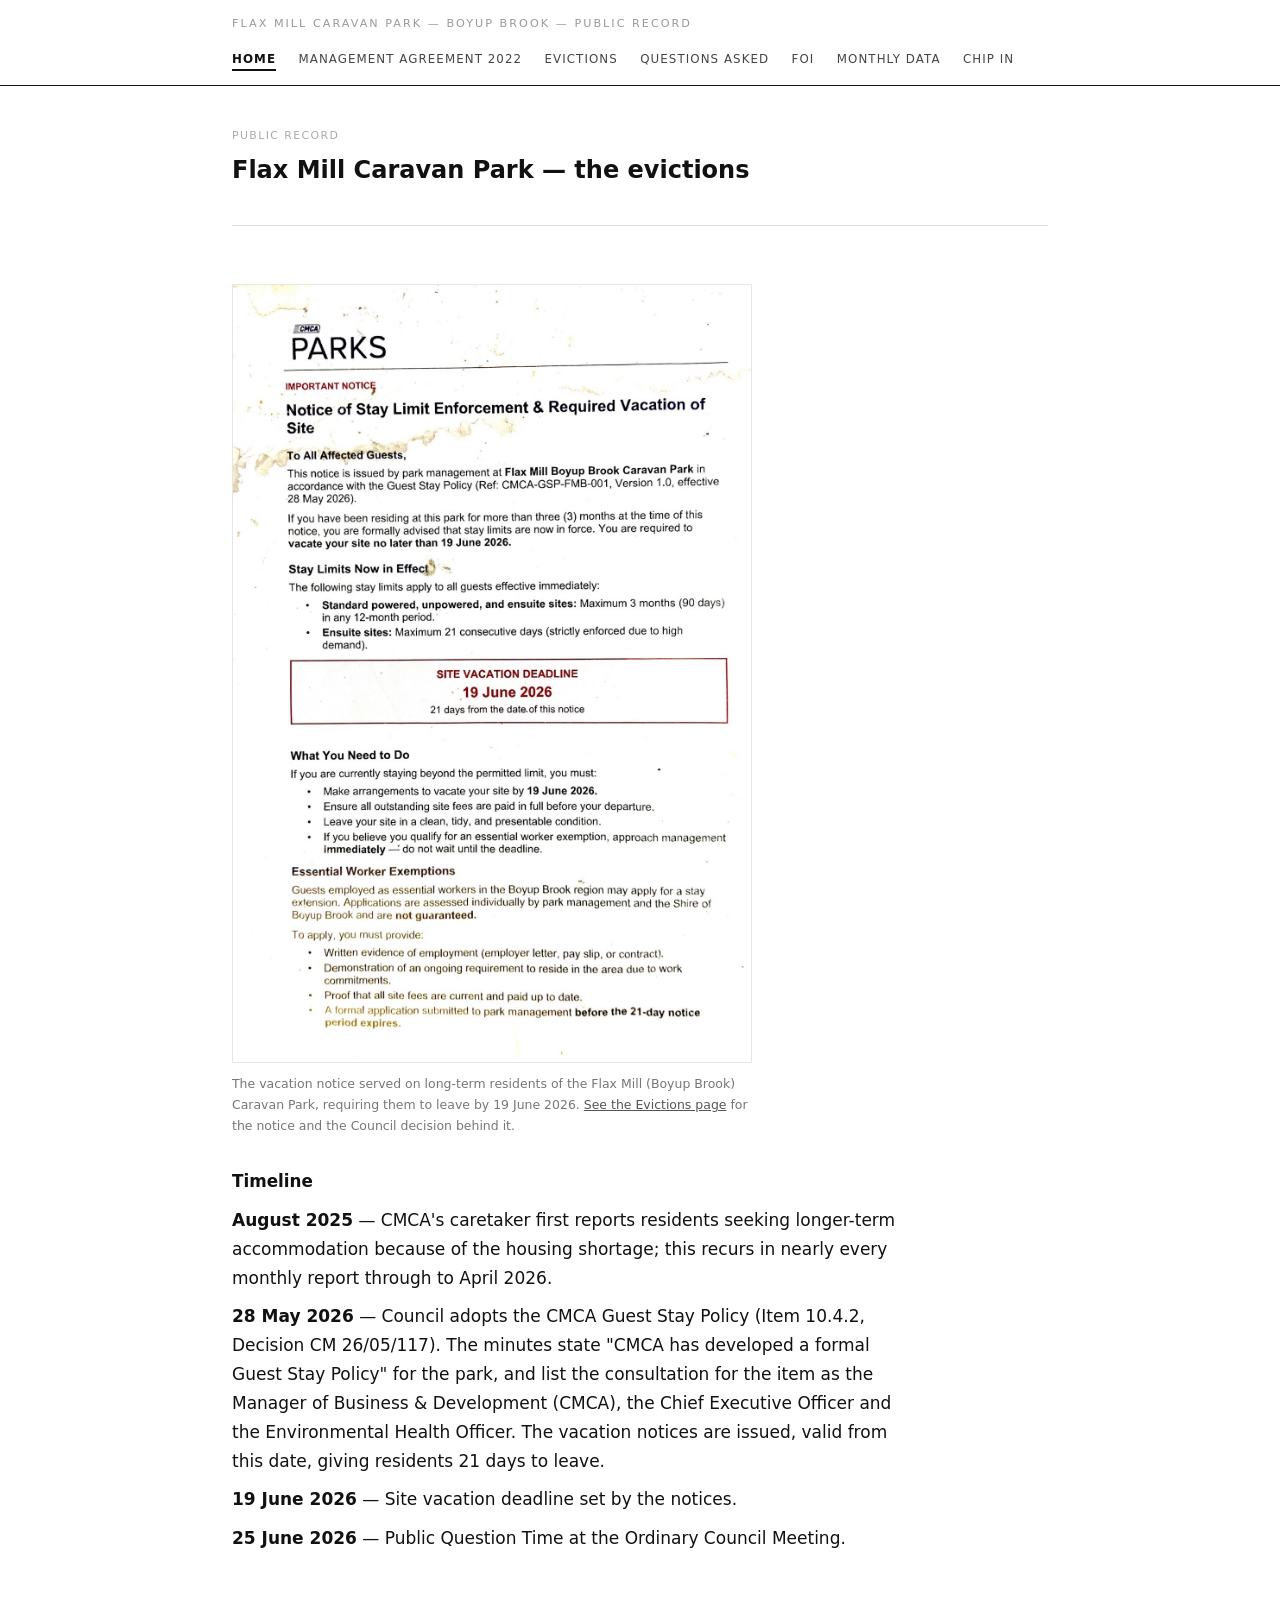
<file: index.html>
<!DOCTYPE html>
<html lang="en">
<head>
  <meta charset="UTF-8">
  <meta name="viewport" content="width=device-width, initial-scale=1.0">
  <title>Flax Mill Caravan Park — Public Record</title>
  <link rel="stylesheet" href="style.css">
</head>
<body>

  <div class="topbar">
    <div class="topbar-inner">
      <div class="site-name">Flax Mill Caravan Park — Boyup Brook — Public Record</div>
      <ul class="menu">
        <li><a href="index.html" class="current">Home</a></li>
        <li><a href="agreement.html">Management Agreement 2022</a></li>
        <li><a href="evictions.html">Evictions</a></li>
        <li><a href="questions.html">Questions Asked</a></li>
        <li><a href="FOI.html">FOI</a></li>
        <li><a href="monthly-data.html">Monthly Data</a></li>
        <li><a href="chip-in.html">Chip In</a></li>
      </ul>
    </div>
  </div>

  <div class="page">

    <header class="page-head">
      <div class="kicker">Public Record</div>
      <h1>Flax Mill Caravan Park — the evictions</h1>
    </header>

    <main>

      <figure class="notice">
        <img src="images/eviction-notice.jpg" alt="Notice of Stay Limit Enforcement and Required Vacation of Site, issued under the CMCA Guest Stay Policy, vacation deadline 19 June 2026">
        <figcaption>The vacation notice served on long-term residents of the Flax Mill (Boyup Brook) Caravan Park, requiring them to leave by 19 June 2026. <a href="evictions.html">See the Evictions page</a> for the notice and the Council decision behind it.</figcaption>
      </figure>

      <h2>Timeline</h2>
      <ul style="list-style:none; margin-left:0; max-width:680px;">
        <li style="margin-bottom:0.6rem;"><strong>August 2025</strong> — CMCA's caretaker first reports residents seeking longer-term accommodation because of the housing shortage; this recurs in nearly every monthly report through to April 2026.</li>
        <li style="margin-bottom:0.6rem;"><strong>28 May 2026</strong> — Council adopts the CMCA Guest Stay Policy (Item 10.4.2, Decision CM 26/05/117). The minutes state "CMCA has developed a formal Guest Stay Policy" for the park, and list the consultation for the item as the Manager of Business &amp; Development (CMCA), the Chief Executive Officer and the Environmental Health Officer. The vacation notices are issued, valid from this date, giving residents 21 days to leave.</li>
        <li style="margin-bottom:0.6rem;"><strong>19 June 2026</strong> — Site vacation deadline set by the notices.</li>
        <li style="margin-bottom:0.6rem;"><strong>25 June 2026</strong> — Public Question Time at the Ordinary Council Meeting.</li>
      </ul>

    </main>
  </div>

  <script data-goatcounter="https://filiataxonomi.goatcounter.com/count"
          async src="//gc.zgo.at/count.js"></script>
</body>
</html>
</file>
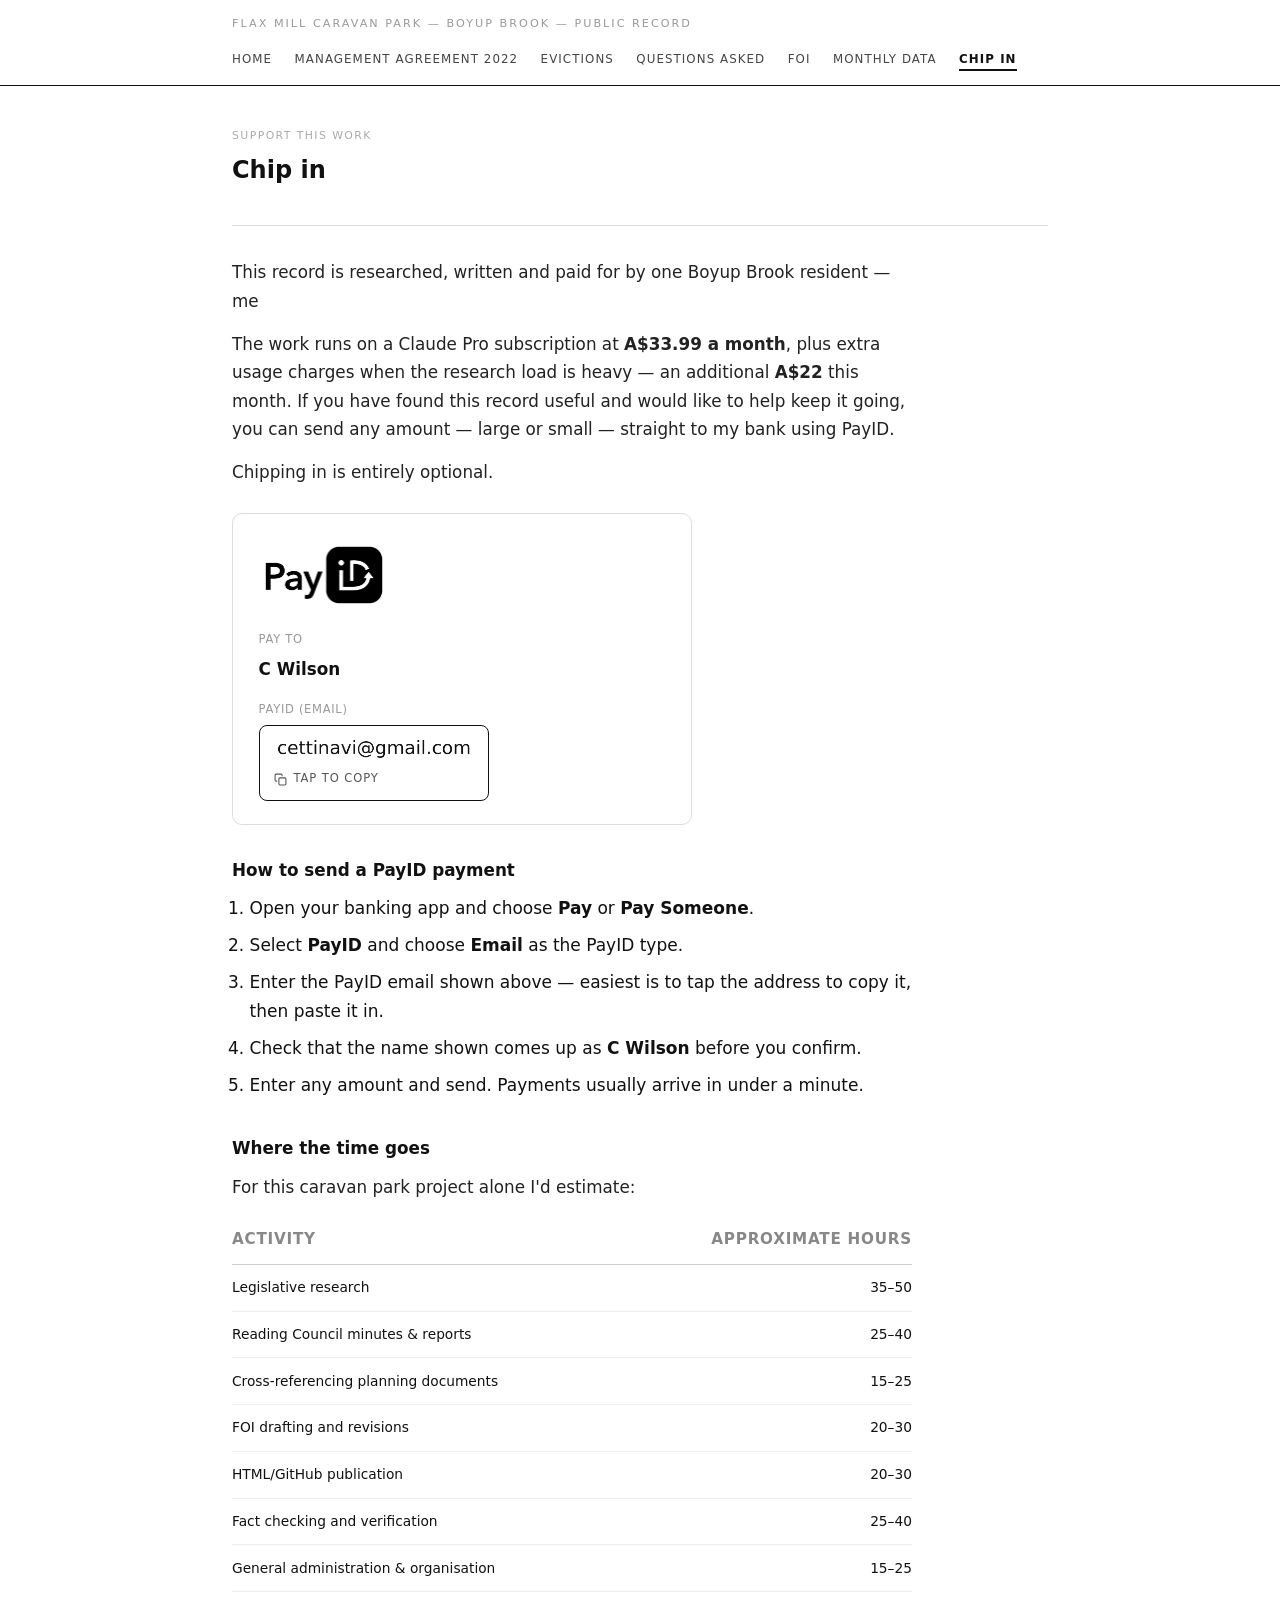
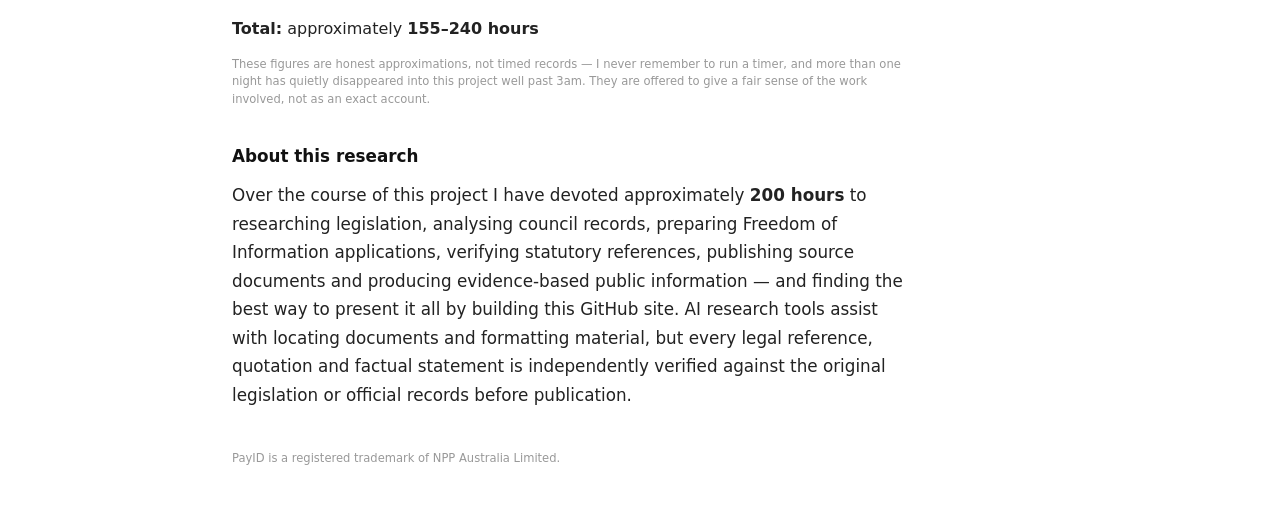
<file: chip-in.html>
<!DOCTYPE html>
<html lang="en">
<head>
  <meta charset="UTF-8">
  <meta name="viewport" content="width=device-width, initial-scale=1.0">
  <title>Chip In — Flax Mill Caravan Park</title>
  <link rel="stylesheet" href="style.css">
  <style>
    /* ---------- CHIP IN PAGE ---------- */
    .chip-intro { max-width: 680px; }

    .payid-card {
      max-width: 460px;
      border: 1px solid #ddd;
      border-radius: 10px;
      padding: 1.6rem 1.6rem 1.4rem;
      margin: 1.6rem 0 2rem;
    }
    .payid-card .brand {
      display: block;
      width: 130px;
      height: auto;
      margin-bottom: 1.2rem;
    }
    .payid-row { margin-bottom: 1rem; }
    .payid-row:last-child { margin-bottom: 0; }
    .payid-label {
      display: block;
      font-size: 0.72rem;
      letter-spacing: 0.06em;
      text-transform: uppercase;
      color: #999;
      margin-bottom: 0.35rem;
    }
    .payid-value { font-size: 1.05rem; color: #111; font-weight: 600; }

    /* tap-to-copy email (email is an image, so it can't be scraped) */
    .email-copy {
      display: inline-flex;
      flex-direction: column;
      align-items: flex-start;
      gap: 0.5rem;
      border: 1px solid #111;
      background: #fff;
      border-radius: 8px;
      padding: 0.7rem 0.9rem;
      cursor: pointer;
      font: inherit;
      max-width: 100%;
    }
    .email-copy:hover { background: #fafafa; }
    .email-copy:active { transform: translateY(1px); }
    .email-img { display: block; width: 200px; max-width: 100%; height: auto; }
    .copy-hint {
      display: inline-flex;
      align-items: center;
      gap: 0.4rem;
      font-size: 0.72rem;
      text-transform: uppercase;
      letter-spacing: 0.08em;
      color: #555;
    }
    .copy-hint svg { width: 13px; height: 13px; }
    .email-copy.copied { background: #111; }
    .email-copy.copied .copy-hint { color: #fff; }
    .email-copy.copied .email-img { filter: invert(1); }

    .hours { max-width: 680px; margin-top: 2.4rem; }
    .hours-table {
      width: 100%;
      border-collapse: collapse;
      margin-top: 0.8rem;
    }
    .hours-table th,
    .hours-table td {
      text-align: left;
      padding: 0.7rem 0;
      border-bottom: 1px solid #eee;
    }
    .hours-table th {
      font-size: 0.95rem;
      border-bottom: 1px solid #ccc;
    }
    .hours-table td.hrs,
    .hours-table th.hrs { text-align: right; white-space: nowrap; }
    .hours-total { margin-top: 1rem; font-size: 1rem; }
    .hours-note {
      margin-top: 0.8rem;
      font-size: 0.72rem;
      color: #999;
      line-height: 1.5;
    }

    .how-to { max-width: 680px; margin-top: 2rem; }
    .how-to ol { margin: 0.6rem 0 0 1.1rem; }
    .how-to li { margin-bottom: 0.5rem; }

    .about { max-width: 680px; margin-top: 2.4rem; }

    .tm-note {
      max-width: 680px;
      margin-top: 2.5rem;
      font-size: 0.72rem;
      color: #999;
    }
  </style>
</head>
<body>

  <div class="topbar">
    <div class="topbar-inner">
      <div class="site-name">Flax Mill Caravan Park — Boyup Brook — Public Record</div>
      <ul class="menu">
        <li><a href="index.html">Home</a></li>
        <li><a href="agreement.html">Management Agreement 2022</a></li>
        <li><a href="evictions.html">Evictions</a></li>
        <li><a href="questions.html">Questions Asked</a></li>
        <li><a href="FOI.html">FOI</a></li>
        <li><a href="monthly-data.html">Monthly Data</a></li>
        <li><a href="chip-in.html" class="current">Chip In</a></li>
      </ul>
    </div>
  </div>

  <div class="page">

    <header class="page-head">
      <div class="kicker">Support This Work</div>
      <h1>Chip in</h1>
    </header>

    <main>

      <div class="chip-intro">
        <p>This record is researched, written and paid for by one Boyup Brook resident — me</p>
        <p>The work runs on a Claude Pro subscription at <strong>A$33.99 a month</strong>, plus extra usage charges when the research load is heavy — an additional <strong>A$22</strong> this month. If you have found this record useful and would like to help keep it going, you can send any amount — large or small — straight to my bank using PayID.</p>
        <p>Chipping in is entirely optional.</p>
      </div>

      <div class="payid-card">
        <img class="brand" src="images/payid-brandmark-black.png" alt="PayID">

        <div class="payid-row">
          <span class="payid-label">Pay to</span>
          <span class="payid-value">C Wilson</span>
        </div>

        <div class="payid-row">
          <span class="payid-label">PayID (email)</span>
          <button class="email-copy" id="copyBtn" type="button" aria-label="Copy PayID email to clipboard">
            <img class="email-img" src="images/payid-email.png" alt="PayID email address — tap to copy">
            <span class="copy-hint" id="copyHint">
              <svg viewBox="0 0 24 24" fill="none" stroke="currentColor" stroke-width="2" stroke-linecap="round" stroke-linejoin="round" aria-hidden="true"><rect x="9" y="9" width="13" height="13" rx="2"/><path d="M5 15H4a2 2 0 0 1-2-2V4a2 2 0 0 1 2-2h9a2 2 0 0 1 2 2v1"/></svg>
              Tap to copy
            </span>
          </button>
        </div>
      </div>

      <div class="how-to">
        <h2>How to send a PayID payment</h2>
        <ol>
          <li>Open your banking app and choose <strong>Pay</strong> or <strong>Pay Someone</strong>.</li>
          <li>Select <strong>PayID</strong> and choose <strong>Email</strong> as the PayID type.</li>
          <li>Enter the PayID email shown above — easiest is to tap the address to copy it, then paste it in.</li>
          <li>Check that the name shown comes up as <strong>C Wilson</strong> before you confirm.</li>
          <li>Enter any amount and send. Payments usually arrive in under a minute.</li>
        </ol>
      </div>

      <div class="hours">
        <h2>Where the time goes</h2>
        <p>For this caravan park project alone I'd estimate:</p>
        <table class="hours-table">
          <thead>
            <tr>
              <th>Activity</th>
              <th class="hrs">Approximate hours</th>
            </tr>
          </thead>
          <tbody>
            <tr><td>Legislative research</td><td class="hrs">35–50</td></tr>
            <tr><td>Reading Council minutes &amp; reports</td><td class="hrs">25–40</td></tr>
            <tr><td>Cross-referencing planning documents</td><td class="hrs">15–25</td></tr>
            <tr><td>FOI drafting and revisions</td><td class="hrs">20–30</td></tr>
            <tr><td>HTML/GitHub publication</td><td class="hrs">20–30</td></tr>
            <tr><td>Fact checking and verification</td><td class="hrs">25–40</td></tr>
            <tr><td>General administration &amp; organisation</td><td class="hrs">15–25</td></tr>
          </tbody>
        </table>
        <p class="hours-total"><strong>Total:</strong> approximately <strong>155–240 hours</strong></p>
        <p class="hours-note">These figures are honest approximations, not timed records — I never remember to run a timer, and more than one night has quietly disappeared into this project well past 3am. They are offered to give a fair sense of the work involved, not as an exact account.</p>
      </div>

      <div class="about">
        <h2>About this research</h2>
        <p>Over the course of this project I have devoted approximately <strong>200 hours</strong> to researching legislation, analysing council records, preparing Freedom of Information applications, verifying statutory references, publishing source documents and producing evidence-based public information — and finding the best way to present it all by building this GitHub site. AI research tools assist with locating documents and formatting material, but every legal reference, quotation and factual statement is independently verified against the original legislation or official records before publication.</p>
      </div>

      <p class="tm-note">PayID is a registered trademark of NPP Australia Limited.</p>

    </main>
  </div>

  <script>
    (function () {
      var u = 'cetti' + 'navi';
      var dom = 'gmail' + '.' + 'com';
      var id = u + '@' + dom;
      var btn = document.getElementById('copyBtn');
      var hint = document.getElementById('copyHint');
      if (!btn) return;
      btn.addEventListener('click', function () {
        function done() {
          hint.textContent = 'Copied ✓';
          btn.classList.add('copied');
          setTimeout(function () {
            hint.innerHTML = '<svg viewBox="0 0 24 24" fill="none" stroke="currentColor" stroke-width="2" stroke-linecap="round" stroke-linejoin="round" aria-hidden="true"><rect x="9" y="9" width="13" height="13" rx="2"/><path d="M5 15H4a2 2 0 0 1-2-2V4a2 2 0 0 1 2-2h9a2 2 0 0 1 2 2v1"/></svg> Tap to copy';
            btn.classList.remove('copied');
          }, 1900);
        }
        if (navigator.clipboard && navigator.clipboard.writeText) {
          navigator.clipboard.writeText(id).then(done, fallback);
        } else {
          fallback();
        }
        function fallback() {
          var t = document.createElement('textarea');
          t.value = id;
          t.setAttribute('readonly', '');
          t.style.position = 'absolute';
          t.style.left = '-9999px';
          document.body.appendChild(t);
          t.select();
          try { document.execCommand('copy'); } catch (e) {}
          document.body.removeChild(t);
          done();
        }
      });
    })();
  </script>

  <script data-goatcounter="https://filiataxonomi.goatcounter.com/count"
          async src="//gc.zgo.at/count.js"></script>
</body>
</html>
</file>
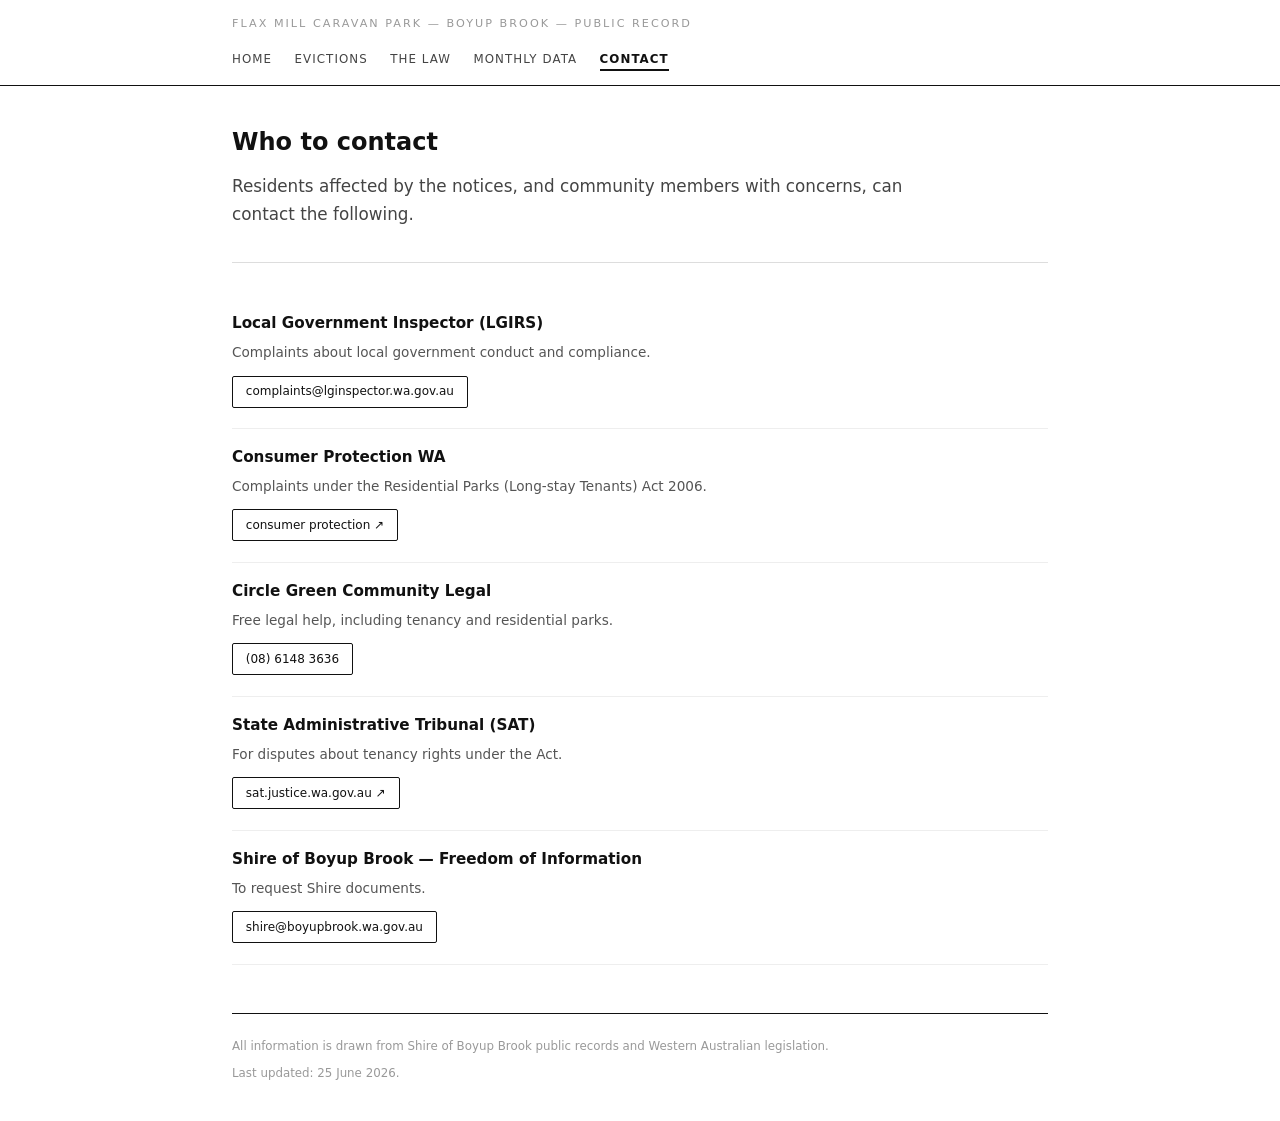
<file: contact.html>
<!DOCTYPE html>
<html lang="en">
<head>
  <meta charset="UTF-8">
  <meta name="viewport" content="width=device-width, initial-scale=1.0">
  <title>Who to Contact — Flax Mill Caravan Park</title>
  <link rel="stylesheet" href="style.css">
</head>
<body>

  <div class="topbar">
    <div class="topbar-inner">
      <div class="site-name">Flax Mill Caravan Park — Boyup Brook — Public Record</div>
      <ul class="menu">
        <li><a href="index.html">Home</a></li>
        <li><a href="evictions.html">Evictions</a></li>
        <li><a href="the-law.html">The Law</a></li>
        <li><a href="monthly-data.html">Monthly Data</a></li>
        <li><a href="contact.html" class="current">Contact</a></li>
      </ul>
    </div>
  </div>

  <div class="page">

    <header class="page-head">
      <h1>Who to contact</h1>
      <p>Residents affected by the notices, and community members with concerns, can contact the following.</p>
    </header>

    <main>

      <div class="doc-card">
        <strong>Local Government Inspector (LGIRS)</strong>
        <p>Complaints about local government conduct and compliance.</p>
        <a class="dl-link" href="mailto:complaints@lginspector.wa.gov.au">complaints@lginspector.wa.gov.au</a>
      </div>

      <div class="doc-card">
        <strong>Consumer Protection WA</strong>
        <p>Complaints under the Residential Parks (Long-stay Tenants) Act 2006.</p>
        <a class="dl-link" href="https://www.commerce.wa.gov.au/consumer-protection" target="_blank">consumer protection ↗</a>
      </div>

      <div class="doc-card">
        <strong>Circle Green Community Legal</strong>
        <p>Free legal help, including tenancy and residential parks.</p>
        <a class="dl-link" href="tel:0861483636">(08) 6148 3636</a>
      </div>

      <div class="doc-card">
        <strong>State Administrative Tribunal (SAT)</strong>
        <p>For disputes about tenancy rights under the Act.</p>
        <a class="dl-link" href="https://www.sat.justice.wa.gov.au" target="_blank">sat.justice.wa.gov.au ↗</a>
      </div>

      <div class="doc-card">
        <strong>Shire of Boyup Brook — Freedom of Information</strong>
        <p>To request Shire documents.</p>
        <a class="dl-link" href="mailto:shire@boyupbrook.wa.gov.au">shire@boyupbrook.wa.gov.au</a>
      </div>

    </main>

    <footer>
      All information is drawn from Shire of Boyup Brook public records and Western Australian legislation.
      <div class="updated">Last updated: 25 June 2026.</div>
    </footer>

  </div>
</body>
</html>
</file>
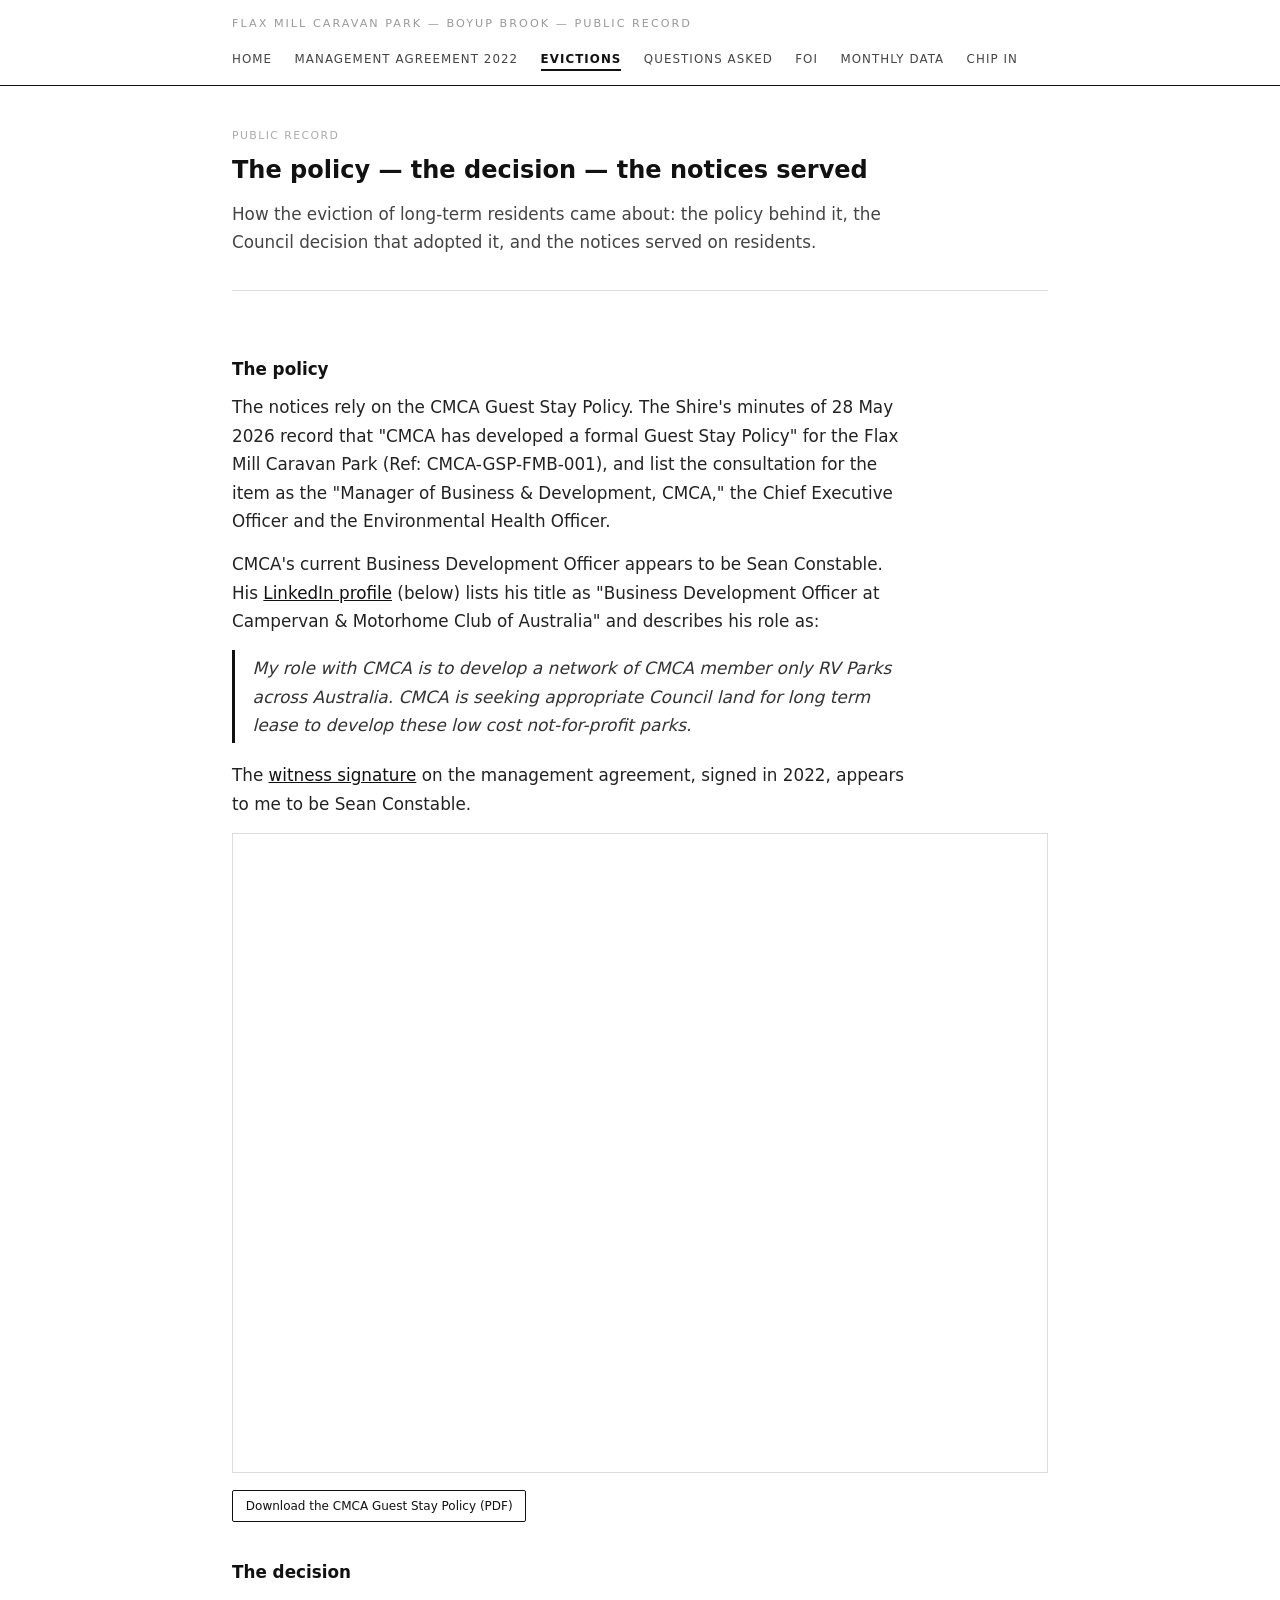
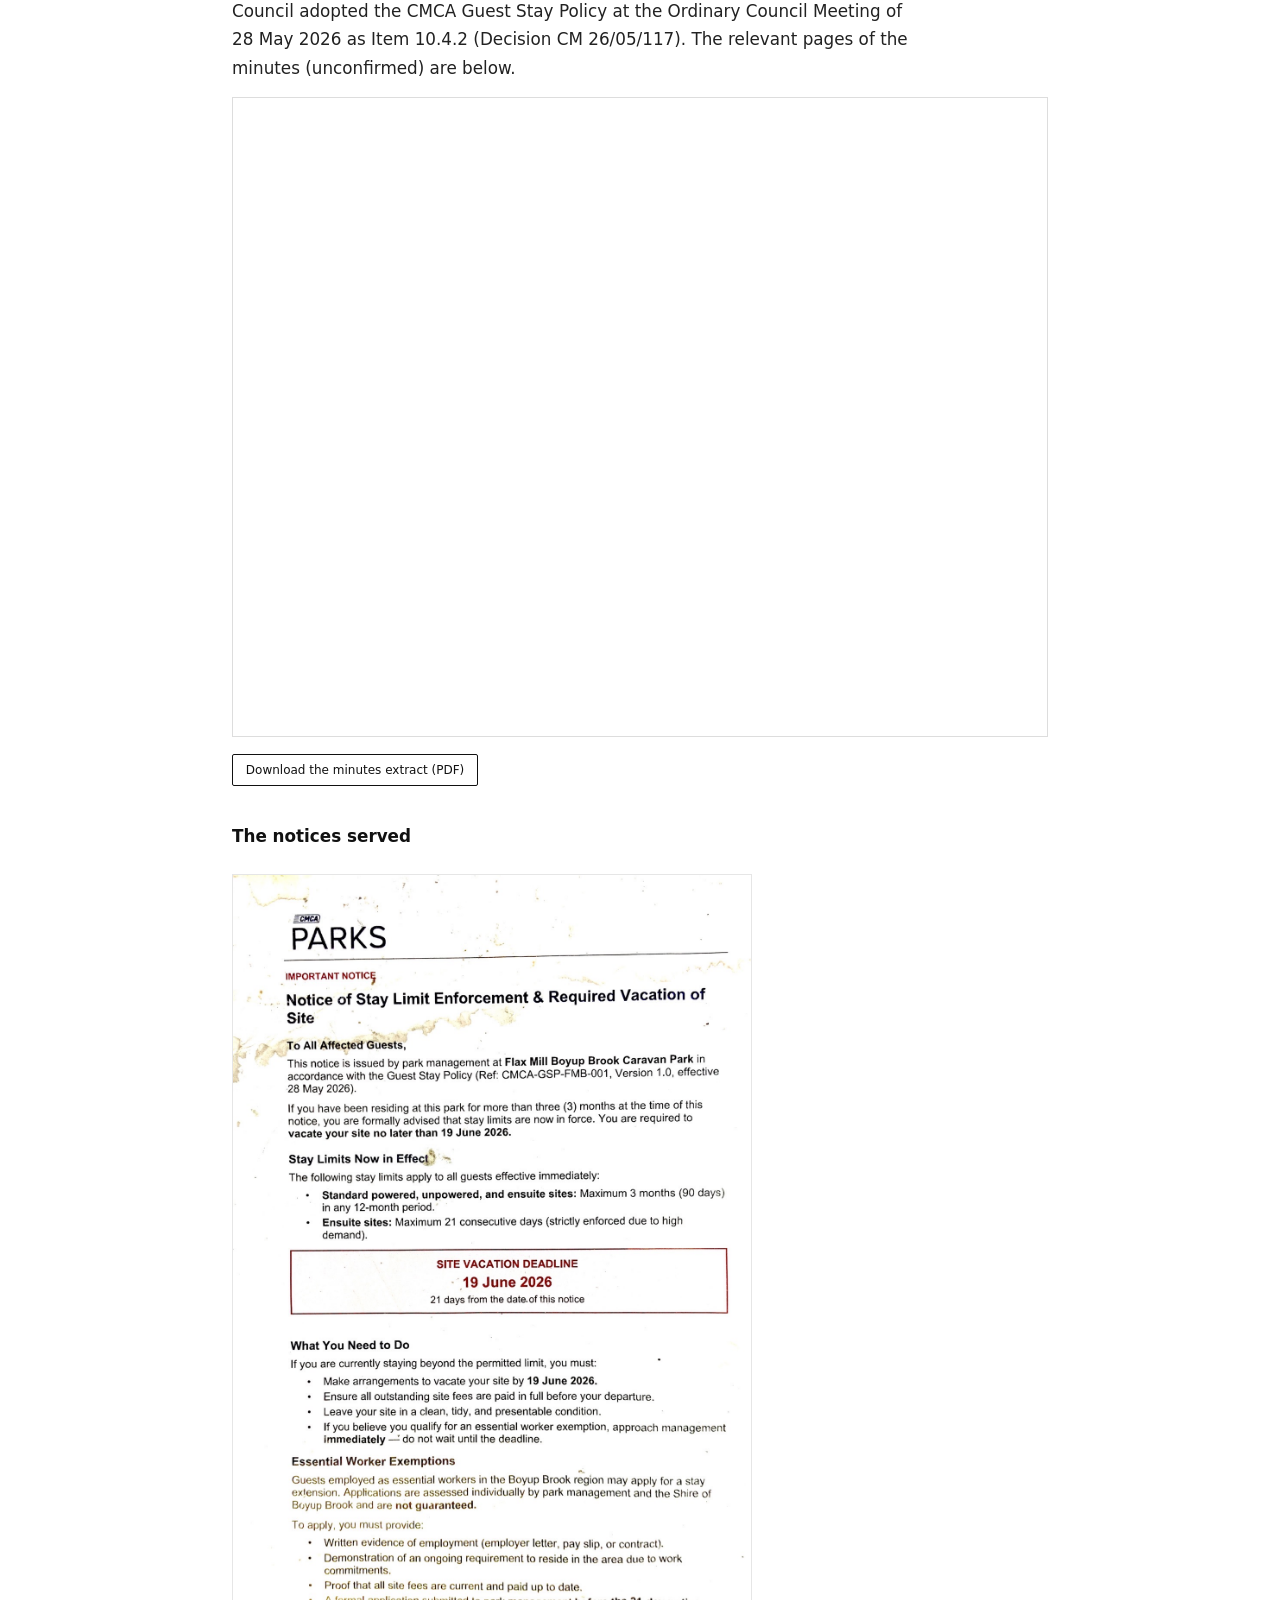
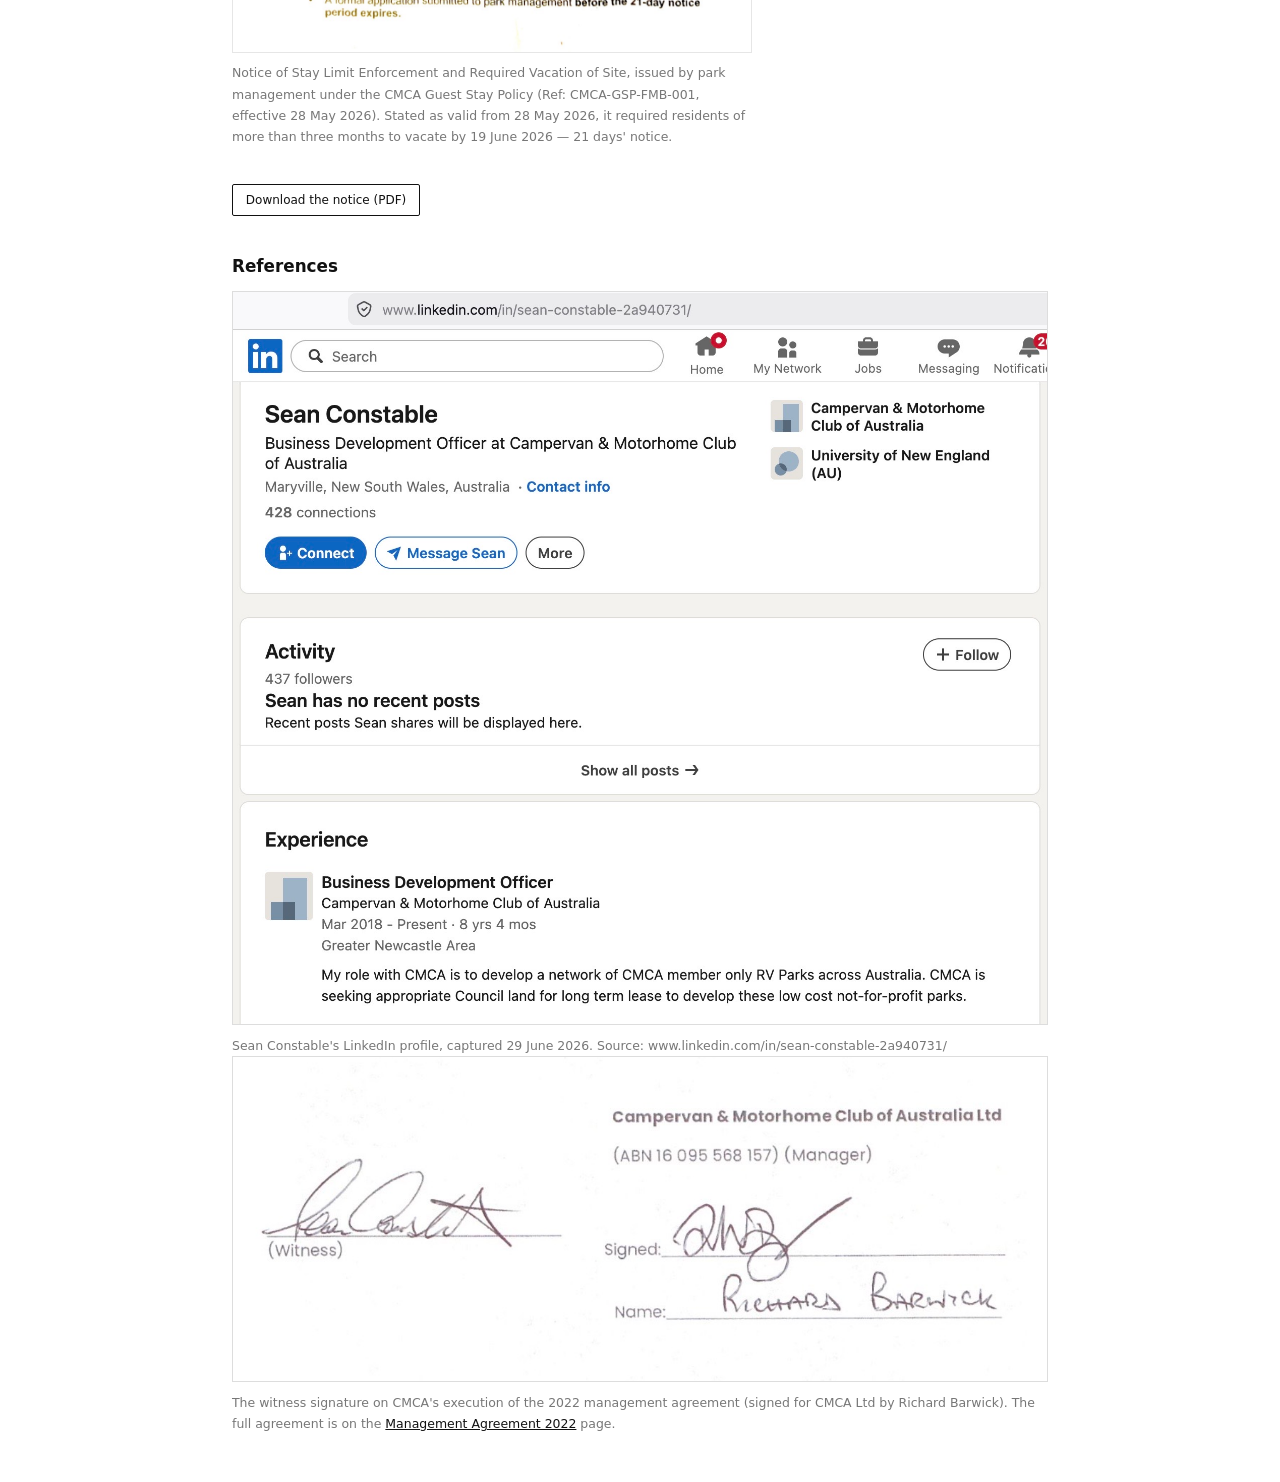
<file: evictions.html>
<!DOCTYPE html>
<html lang="en">
<head>
  <meta charset="UTF-8">
  <meta name="viewport" content="width=device-width, initial-scale=1.0">
  <title>The policy, the decision, the notices served — Flax Mill Caravan Park</title>
  <link rel="stylesheet" href="style.css">
</head>
<body>

  <div class="topbar">
    <div class="topbar-inner">
      <div class="site-name">Flax Mill Caravan Park — Boyup Brook — Public Record</div>
      <ul class="menu">
        <li><a href="index.html">Home</a></li>
        <li><a href="agreement.html">Management Agreement 2022</a></li>
        <li><a href="evictions.html" class="current">Evictions</a></li>
        <li><a href="questions.html">Questions Asked</a></li>
        <li><a href="FOI.html">FOI</a></li>
        <li><a href="monthly-data.html">Monthly Data</a></li>
        <li><a href="chip-in.html">Chip In</a></li>
      </ul>
    </div>
  </div>

  <div class="page">

    <header class="page-head">
      <div class="kicker">Public Record</div>
      <h1>The policy — the decision — the notices served</h1>
      <p>How the eviction of long-term residents came about: the policy behind it, the Council decision that adopted it, and the notices served on residents.</p>
    </header>

    <main>

      <h2>The policy</h2>
      <p>The notices rely on the CMCA Guest Stay Policy. The Shire's minutes of 28 May 2026 record that "CMCA has developed a formal Guest Stay Policy" for the Flax Mill Caravan Park (Ref: CMCA-GSP-FMB-001), and list the consultation for the item as the "Manager of Business &amp; Development, CMCA," the Chief Executive Officer and the Environmental Health Officer.</p>
      <p>CMCA's current Business Development Officer appears to be Sean Constable. His <a href="#linkedin">LinkedIn profile</a> (below) lists his title as "Business Development Officer at Campervan &amp; Motorhome Club of Australia" and describes his role as:</p>
      <blockquote>My role with CMCA is to develop a network of CMCA member only RV Parks across Australia. CMCA is seeking appropriate Council land for long term lease to develop these low cost not-for-profit parks.</blockquote>
      <p>The <a href="#witness">witness signature</a> on the management agreement, signed in 2022, appears to me to be Sean Constable.</p>
      <iframe class="docview" src="documents/cmca-guest-stay-policy.pdf" title="CMCA Guest Stay Policy"></iframe>
      <a class="dl-link" href="documents/cmca-guest-stay-policy.pdf">Download the CMCA Guest Stay Policy (PDF)</a>

      <h2>The decision</h2>
      <p>Council adopted the CMCA Guest Stay Policy at the Ordinary Council Meeting of 28 May 2026 as Item 10.4.2 (Decision CM 26/05/117). The relevant pages of the minutes (unconfirmed) are below.</p>
      <iframe class="docview" src="documents/minutes-28-may-2026-item-10-4-2.pdf" title="Minutes extract — Item 10.4.2, 28 May 2026"></iframe>
      <a class="dl-link" href="documents/minutes-28-may-2026-item-10-4-2.pdf">Download the minutes extract (PDF)</a>

      <h2>The notices served</h2>
      <figure class="notice">
        <img src="images/eviction-notice.jpg" alt="Notice of Stay Limit Enforcement and Required Vacation of Site, issued under the CMCA Guest Stay Policy, vacation deadline 19 June 2026">
        <figcaption>Notice of Stay Limit Enforcement and Required Vacation of Site, issued by park management under the CMCA Guest Stay Policy (Ref: CMCA-GSP-FMB-001, effective 28 May 2026). Stated as valid from 28 May 2026, it required residents of more than three months to vacate by 19 June 2026 — 21 days' notice.</figcaption>
      </figure>
      <a class="dl-link" href="documents/vacation-notice.pdf">Download the notice (PDF)</a>

      <h2 id="references">References</h2>

      <figure id="linkedin" class="doc-pages">
        <img src="images/linkedin-sean-constable.jpg" alt="LinkedIn profile of Sean Constable, Business Development Officer at Campervan and Motorhome Club of Australia">
        <figcaption style="font-size:0.78rem; color:#777; margin-top:0.4rem;">Sean Constable's LinkedIn profile, captured 29 June 2026. Source: www.linkedin.com/in/sean-constable-2a940731/</figcaption>
      </figure>

      <figure id="witness" class="doc-pages">
        <img src="images/witness-signature.jpg" alt="Witness signature on CMCA's execution of the 2022 management agreement, alongside the signature of Richard Barwick for Campervan and Motorhome Club of Australia Ltd">
        <figcaption style="font-size:0.78rem; color:#777; margin-top:0.4rem;">The witness signature on CMCA's execution of the 2022 management agreement (signed for CMCA Ltd by Richard Barwick). The full agreement is on the <a href="agreement.html">Management Agreement 2022</a> page.</figcaption>
      </figure>

    </main>
  </div>

  <script data-goatcounter="https://filiataxonomi.goatcounter.com/count"
          async src="//gc.zgo.at/count.js"></script>
</body>
</html>
</file>
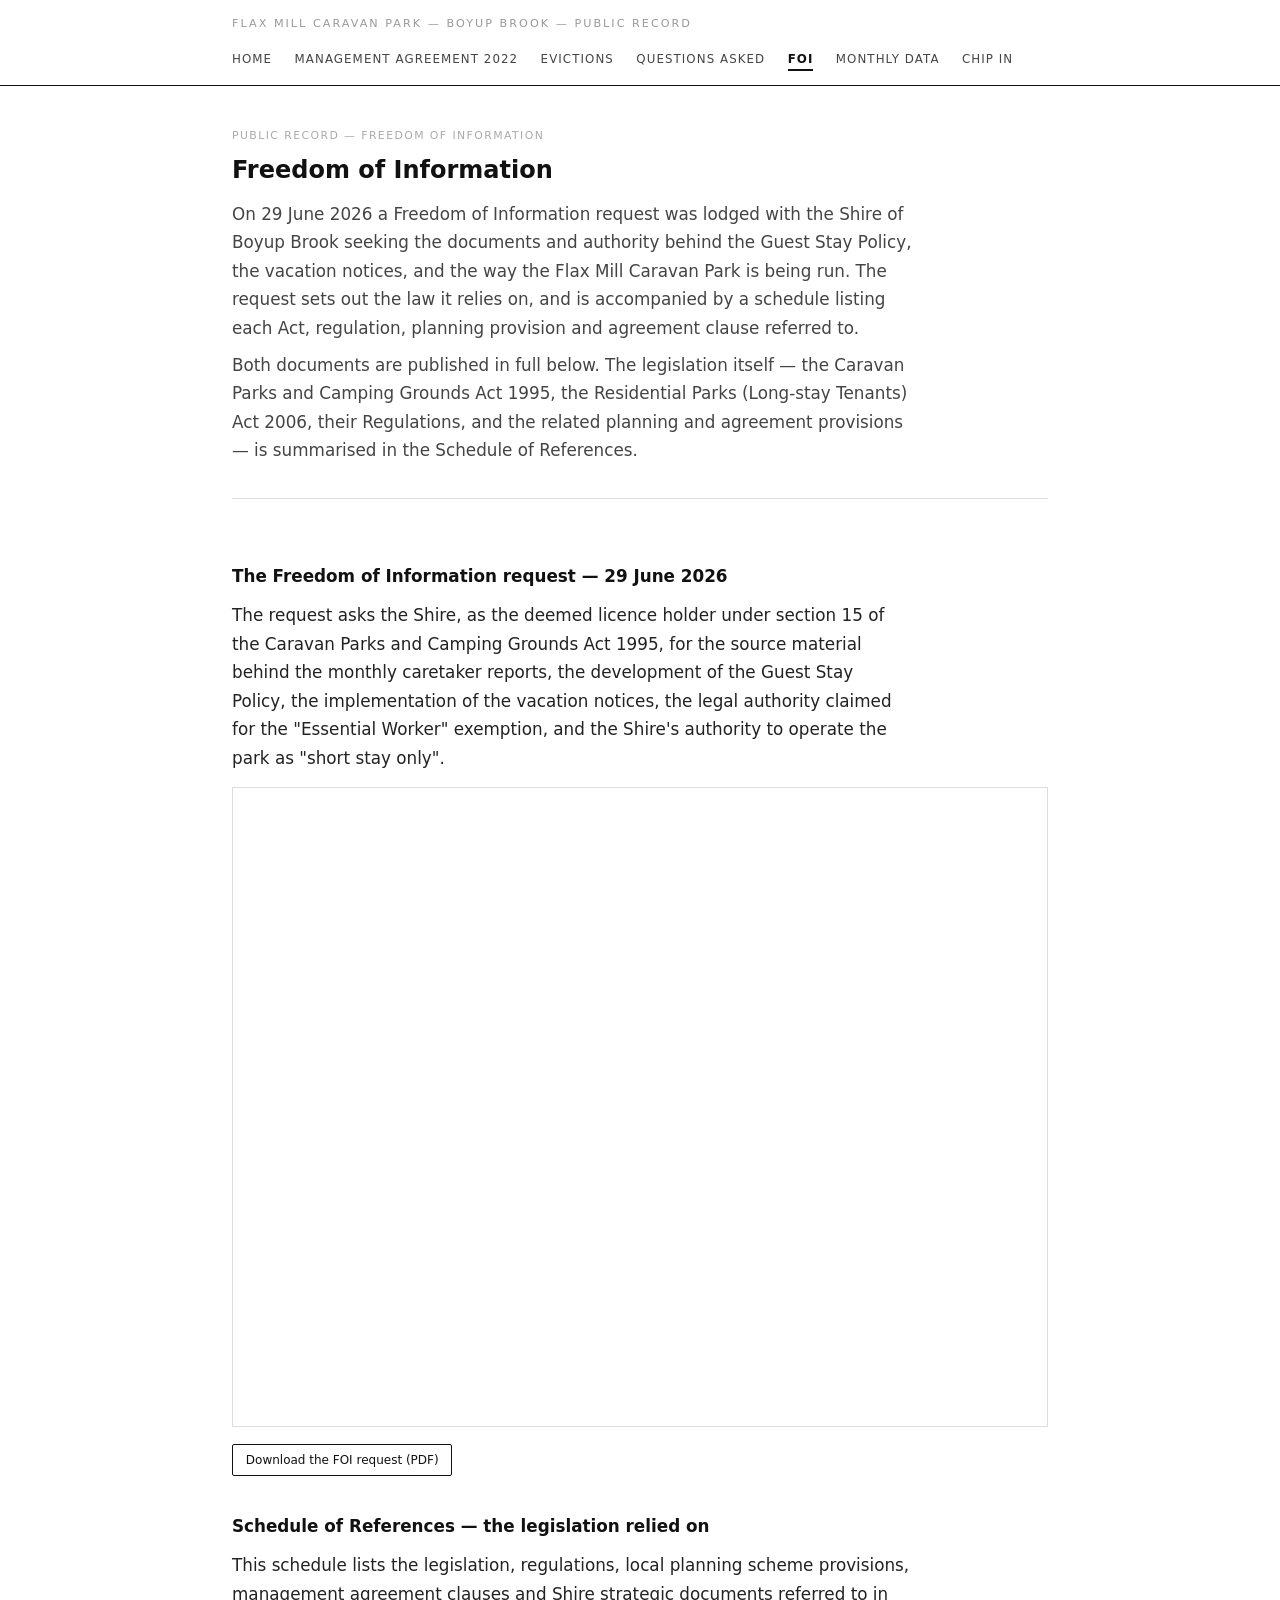
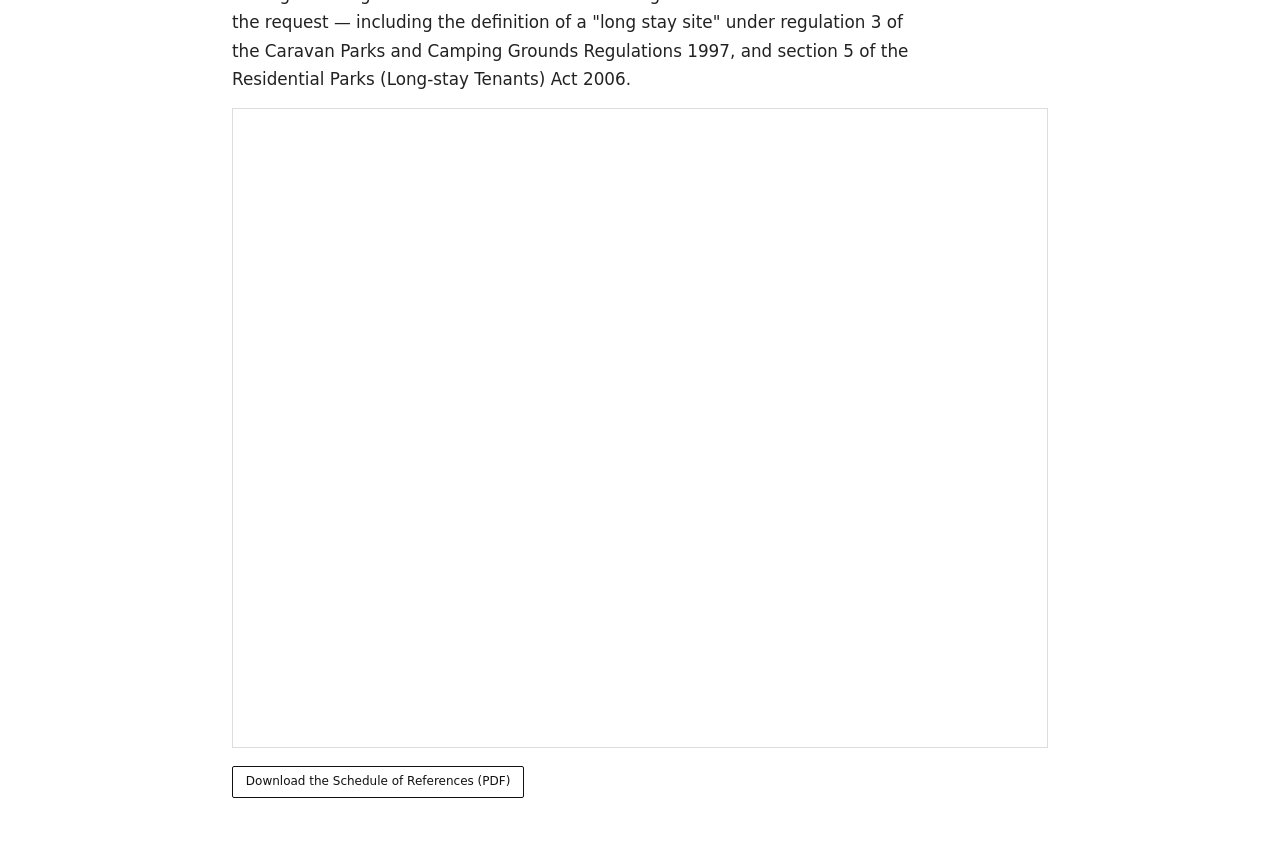
<file: FOI.html>
<!DOCTYPE html>
<html lang="en">
<head>
  <meta charset="UTF-8">
  <meta name="viewport" content="width=device-width, initial-scale=1.0">
  <title>FOI — Flax Mill Caravan Park</title>
  <link rel="stylesheet" href="style.css">
</head>
<body>

  <div class="topbar">
    <div class="topbar-inner">
      <div class="site-name">Flax Mill Caravan Park — Boyup Brook — Public Record</div>
      <ul class="menu">
        <li><a href="index.html">Home</a></li>
        <li><a href="agreement.html">Management Agreement 2022</a></li>
        <li><a href="evictions.html">Evictions</a></li>
        <li><a href="questions.html">Questions Asked</a></li>
        <li><a href="FOI.html" class="current">FOI</a></li>
        <li><a href="monthly-data.html">Monthly Data</a></li>
        <li><a href="chip-in.html">Chip In</a></li>
      </ul>
    </div>
  </div>

  <div class="page">

    <header class="page-head">
      <div class="kicker">Public Record — Freedom of Information</div>
      <h1>Freedom of Information</h1>
      <p>On 29 June 2026 a Freedom of Information request was lodged with the Shire of Boyup Brook seeking the documents and authority behind the Guest Stay Policy, the vacation notices, and the way the Flax Mill Caravan Park is being run. The request sets out the law it relies on, and is accompanied by a schedule listing each Act, regulation, planning provision and agreement clause referred to.</p>
      <p>Both documents are published in full below. The legislation itself — the Caravan Parks and Camping Grounds Act 1995, the Residential Parks (Long-stay Tenants) Act 2006, their Regulations, and the related planning and agreement provisions — is summarised in the Schedule of References.</p>
    </header>

    <main>

      <h2>The Freedom of Information request — 29 June 2026</h2>
      <p>The request asks the Shire, as the deemed licence holder under section 15 of the Caravan Parks and Camping Grounds Act 1995, for the source material behind the monthly caretaker reports, the development of the Guest Stay Policy, the implementation of the vacation notices, the legal authority claimed for the "Essential Worker" exemption, and the Shire's authority to operate the park as "short stay only".</p>

      <iframe class="docview" src="documents/foi-request-council-decision-28-may-policy.pdf" title="Freedom of Information request, Flax Mill Caravan Park, 29 June 2026"></iframe>
      <a class="dl-link" href="documents/foi-request-council-decision-28-may-policy.pdf">Download the FOI request (PDF)</a>

      <h2>Schedule of References — the legislation relied on</h2>
      <p>This schedule lists the legislation, regulations, local planning scheme provisions, management agreement clauses and Shire strategic documents referred to in the request — including the definition of a "long stay site" under regulation 3 of the Caravan Parks and Camping Grounds Regulations 1997, and section 5 of the Residential Parks (Long-stay Tenants) Act 2006.</p>

      <iframe class="docview" src="documents/foi-schedule-of-references-29-june-2026.pdf" title="Schedule of References, FOI request, Flax Mill Caravan Park, 29 June 2026"></iframe>
      <a class="dl-link" href="documents/foi-schedule-of-references-29-june-2026.pdf">Download the Schedule of References (PDF)</a>

    </main>
  </div>

  <script data-goatcounter="https://filiataxonomi.goatcounter.com/count"
          async src="//gc.zgo.at/count.js"></script>
</body>
</html>
</file>
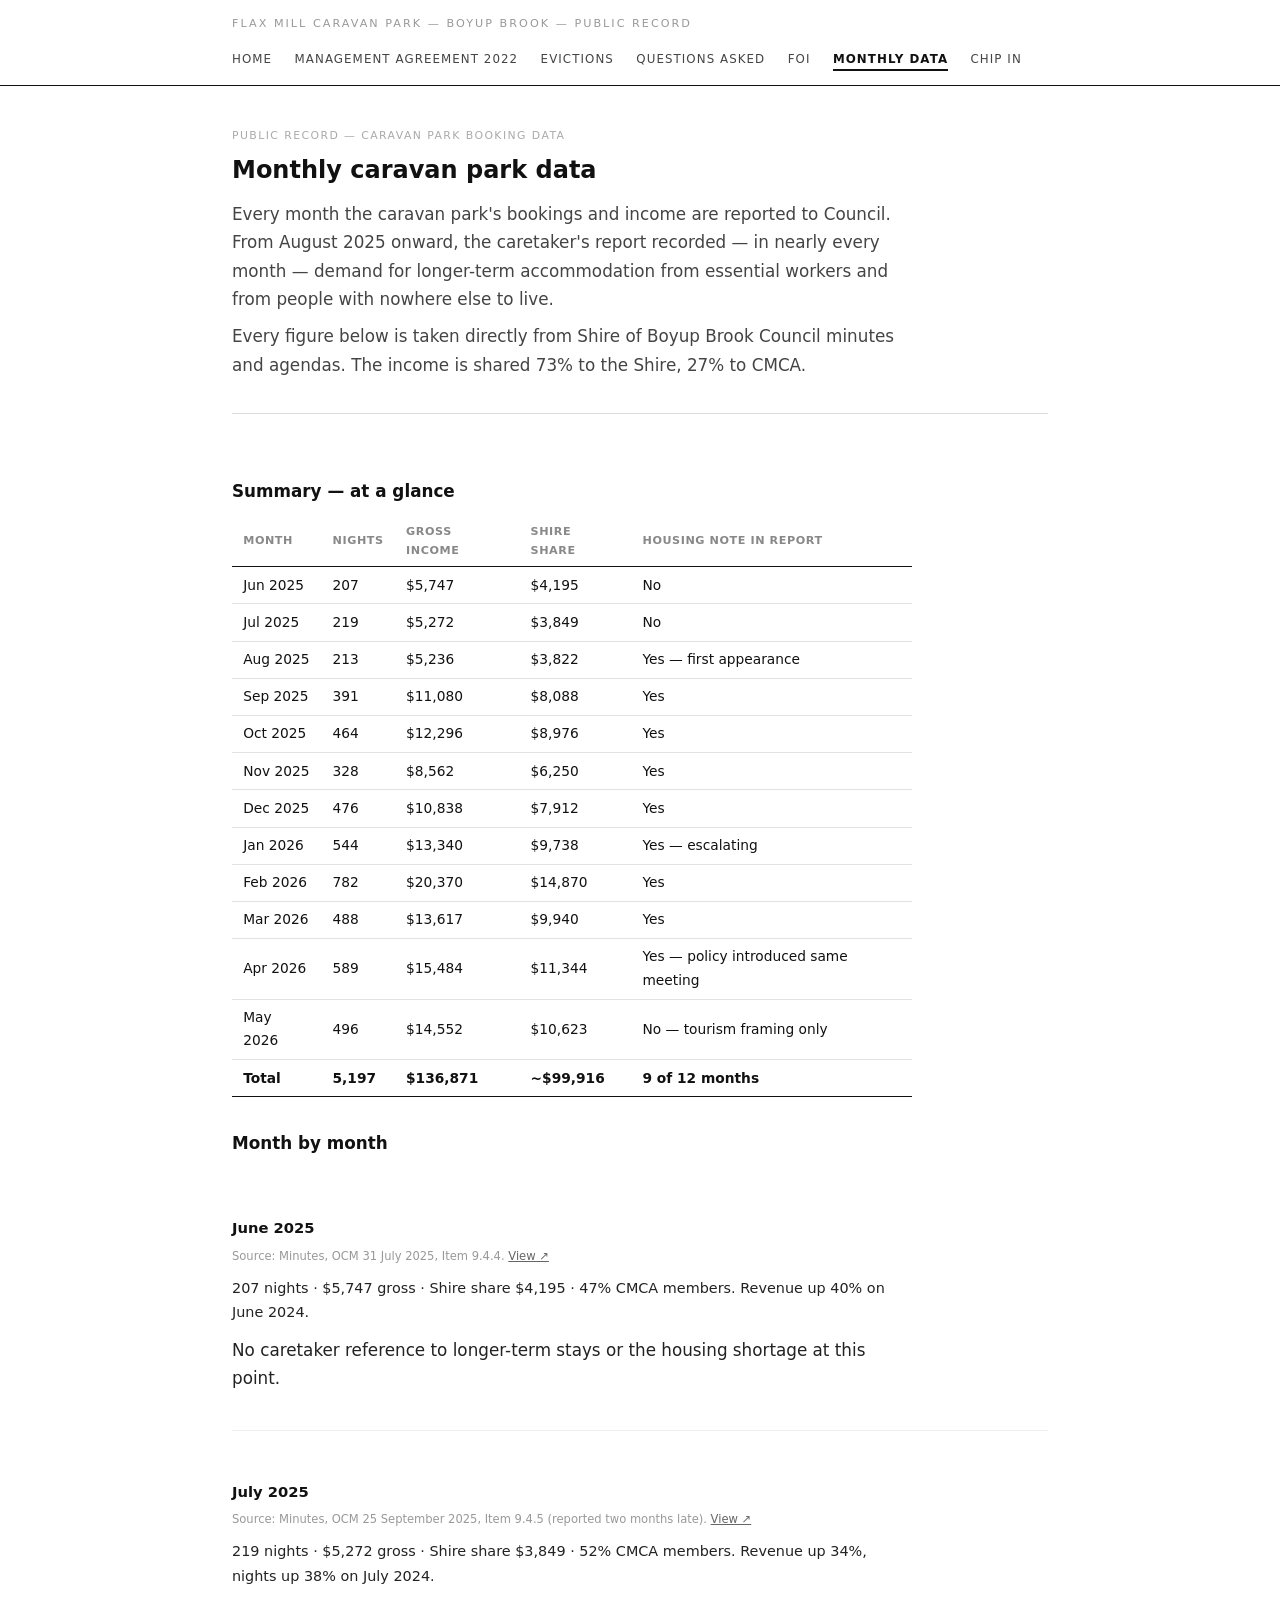
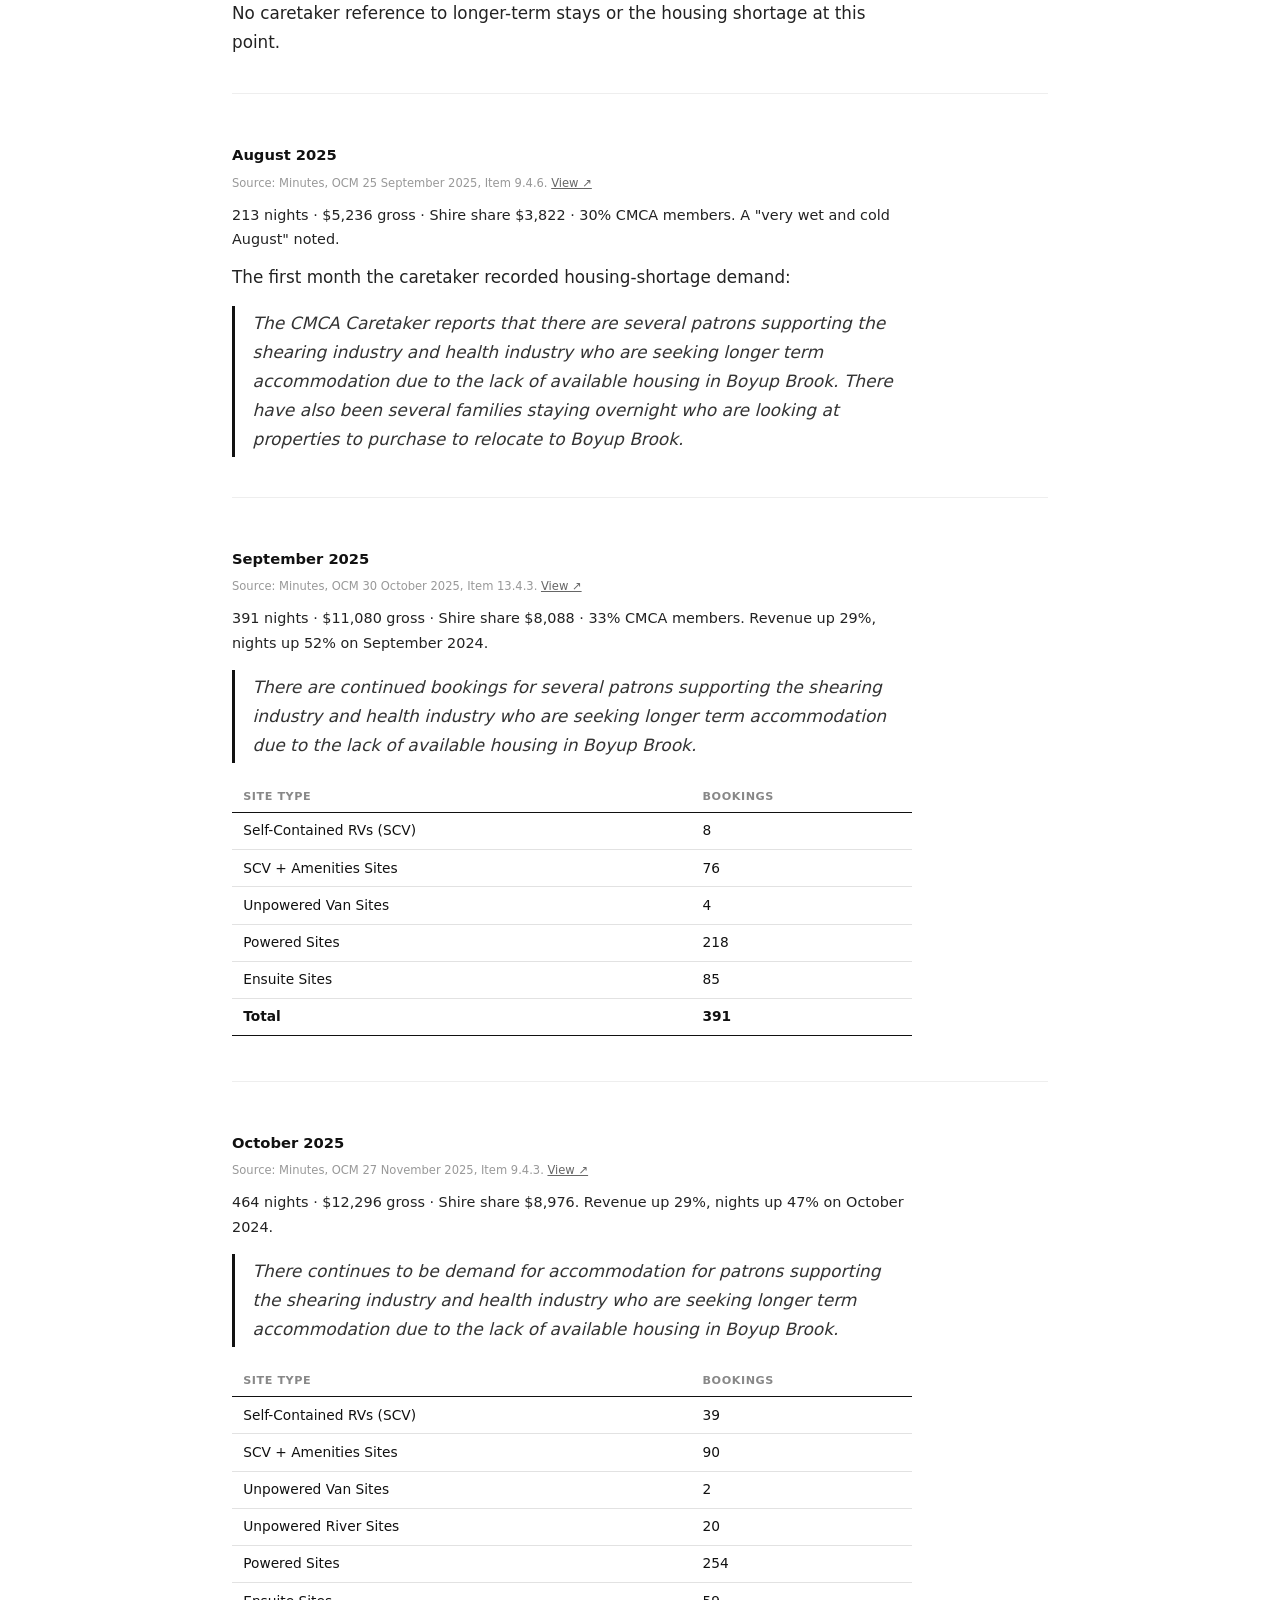
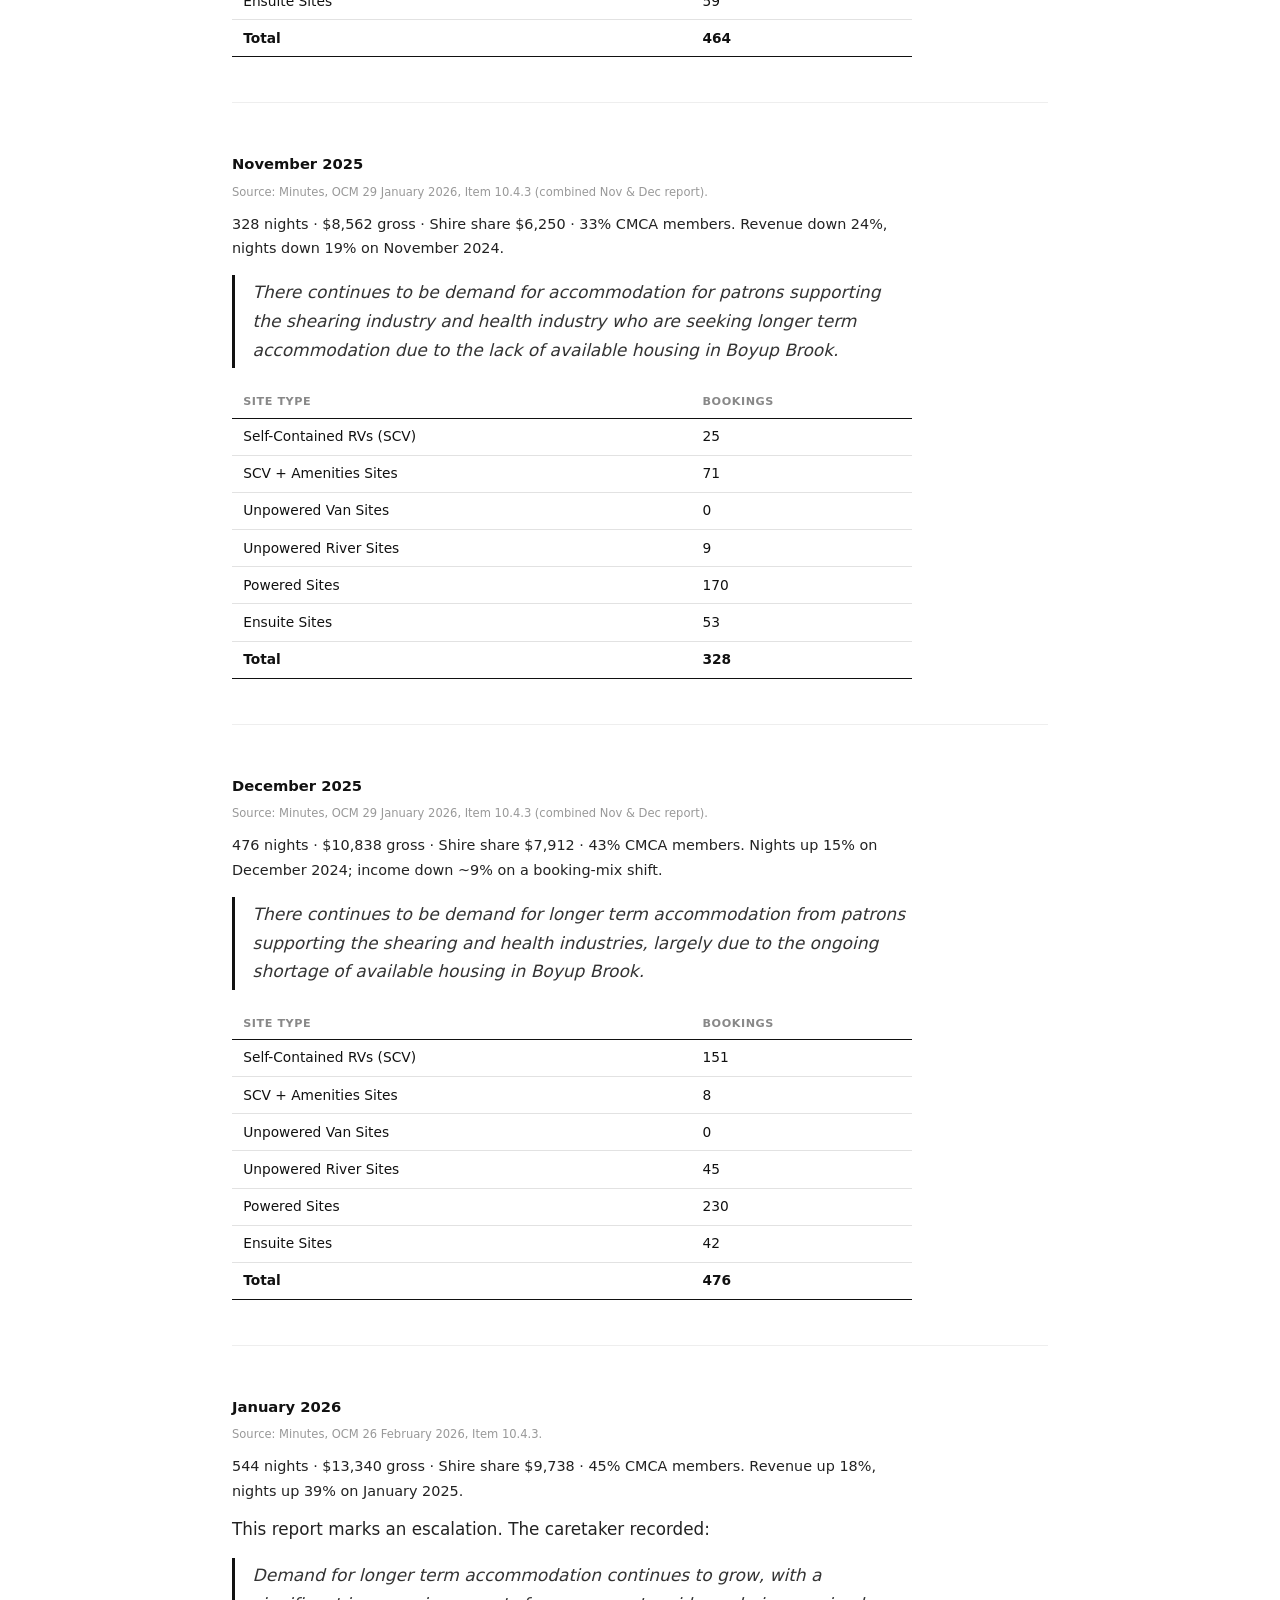
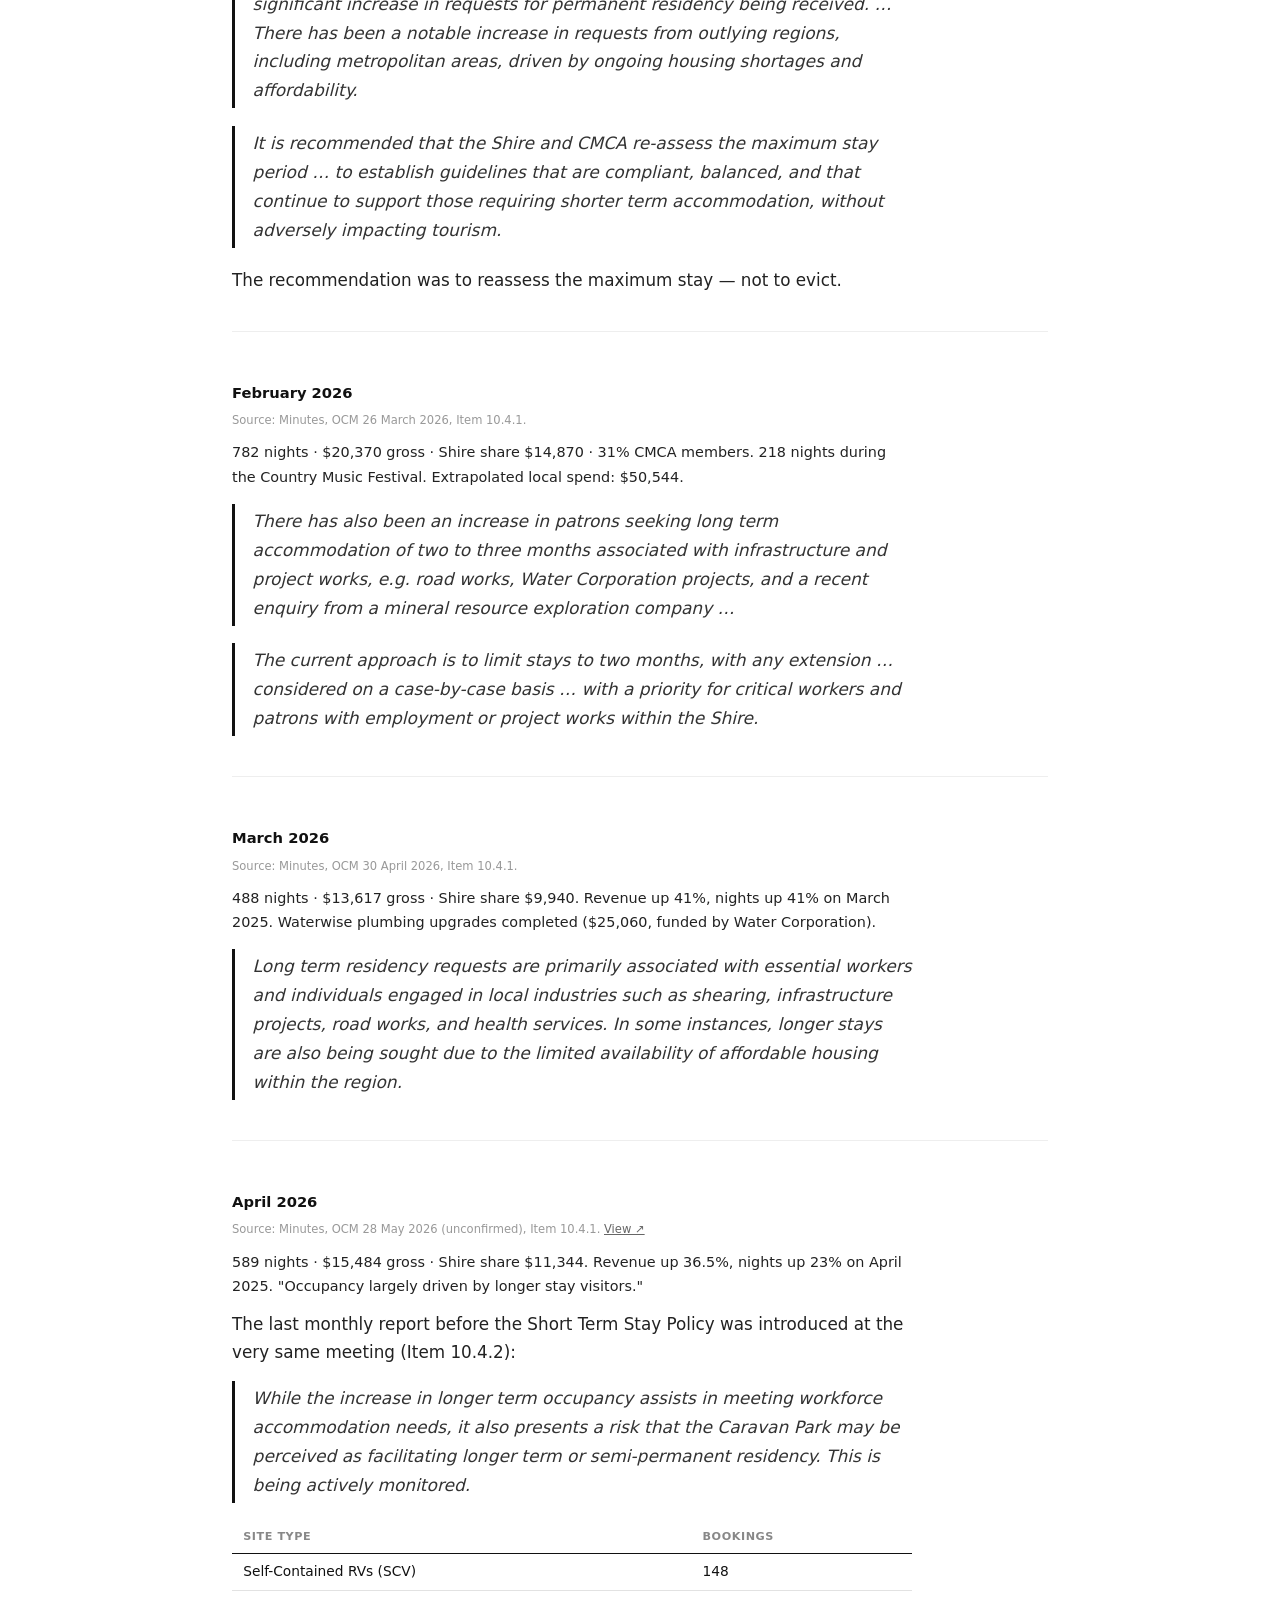
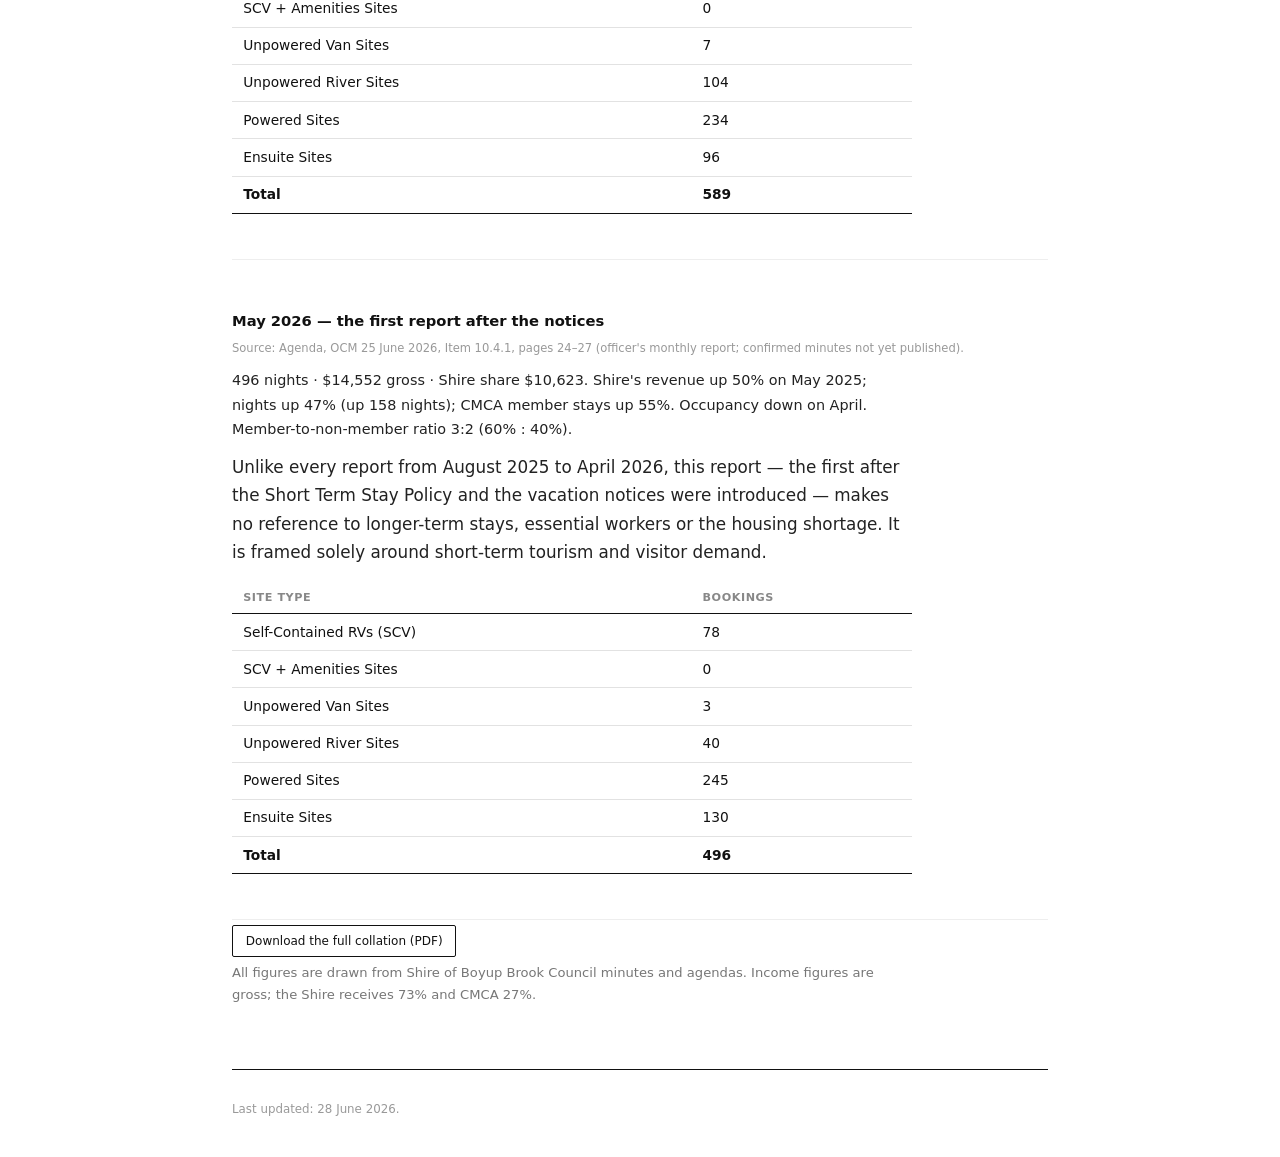
<file: monthly-data.html>
<!DOCTYPE html>
<html lang="en">
<head>
  <meta charset="UTF-8">
  <meta name="viewport" content="width=device-width, initial-scale=1.0">
  <title>Monthly Caravan Park Data — Flax Mill Caravan Park</title>
  <link rel="stylesheet" href="style.css">
</head>
<body>

  <div class="topbar">
    <div class="topbar-inner">
      <div class="site-name">Flax Mill Caravan Park — Boyup Brook — Public Record</div>
      <ul class="menu">
        <li><a href="index.html">Home</a></li>
        <li><a href="agreement.html">Management Agreement 2022</a></li>
        <li><a href="evictions.html">Evictions</a></li>
        <li><a href="questions.html">Questions Asked</a></li>
        <li><a href="FOI.html">FOI</a></li>
        <li><a href="monthly-data.html" class="current">Monthly Data</a></li>
        <li><a href="chip-in.html">Chip In</a></li>
      </ul>
    </div>
  </div>

  <div class="page">

    <header class="page-head">
      <div class="kicker">Public Record — Caravan Park Booking Data</div>
      <h1>Monthly caravan park data</h1>
      <p>Every month the caravan park's bookings and income are reported to Council. From August 2025 onward, the caretaker's report recorded — in nearly every month — demand for longer-term accommodation from essential workers and from people with nowhere else to live.</p>
      <p>Every figure below is taken directly from Shire of Boyup Brook Council minutes and agendas. The income is shared 73% to the Shire, 27% to CMCA.</p>
    </header>

    <main>

      <h2>Summary — at a glance</h2>
      <table>
        <thead>
          <tr><th>Month</th><th>Nights</th><th>Gross income</th><th>Shire share</th><th>Housing note in report</th></tr>
        </thead>
        <tbody>
          <tr><td>Jun 2025</td><td>207</td><td>$5,747</td><td>$4,195</td><td>No</td></tr>
          <tr><td>Jul 2025</td><td>219</td><td>$5,272</td><td>$3,849</td><td>No</td></tr>
          <tr><td>Aug 2025</td><td>213</td><td>$5,236</td><td>$3,822</td><td>Yes — first appearance</td></tr>
          <tr><td>Sep 2025</td><td>391</td><td>$11,080</td><td>$8,088</td><td>Yes</td></tr>
          <tr><td>Oct 2025</td><td>464</td><td>$12,296</td><td>$8,976</td><td>Yes</td></tr>
          <tr><td>Nov 2025</td><td>328</td><td>$8,562</td><td>$6,250</td><td>Yes</td></tr>
          <tr><td>Dec 2025</td><td>476</td><td>$10,838</td><td>$7,912</td><td>Yes</td></tr>
          <tr><td>Jan 2026</td><td>544</td><td>$13,340</td><td>$9,738</td><td>Yes — escalating</td></tr>
          <tr><td>Feb 2026</td><td>782</td><td>$20,370</td><td>$14,870</td><td>Yes</td></tr>
          <tr><td>Mar 2026</td><td>488</td><td>$13,617</td><td>$9,940</td><td>Yes</td></tr>
          <tr><td>Apr 2026</td><td>589</td><td>$15,484</td><td>$11,344</td><td>Yes — policy introduced same meeting</td></tr>
          <tr><td>May 2026</td><td>496</td><td>$14,552</td><td>$10,623</td><td>No — tourism framing only</td></tr>
          <tr class="total"><td>Total</td><td>5,197</td><td>$136,871</td><td>~$99,916</td><td>9 of 12 months</td></tr>
        </tbody>
      </table>

      <h2>Month by month</h2>

      <div class="month">
        <h3>June 2025</h3>
        <div class="src">Source: Minutes, OCM 31 July 2025, Item 9.4.4. <a href="https://www.boyupbrook.wa.gov.au/documents/1403/council-minutes-31-july-2025">View ↗</a></div>
        <p class="figures">207 nights · $5,747 gross · Shire share $4,195 · 47% CMCA members. Revenue up 40% on June 2024.</p>
        <p>No caretaker reference to longer-term stays or the housing shortage at this point.</p>
      </div>

      <div class="month">
        <h3>July 2025</h3>
        <div class="src">Source: Minutes, OCM 25 September 2025, Item 9.4.5 (reported two months late). <a href="https://www.boyupbrook.wa.gov.au/documents/1424/council-minutes-25-september-2025">View ↗</a></div>
        <p class="figures">219 nights · $5,272 gross · Shire share $3,849 · 52% CMCA members. Revenue up 34%, nights up 38% on July 2024.</p>
        <p>No caretaker reference to longer-term stays or the housing shortage at this point.</p>
      </div>

      <div class="month">
        <h3>August 2025</h3>
        <div class="src">Source: Minutes, OCM 25 September 2025, Item 9.4.6. <a href="https://www.boyupbrook.wa.gov.au/documents/1424/council-minutes-25-september-2025">View ↗</a></div>
        <p class="figures">213 nights · $5,236 gross · Shire share $3,822 · 30% CMCA members. A "very wet and cold August" noted.</p>
        <p>The first month the caretaker recorded housing-shortage demand:</p>
        <blockquote>The CMCA Caretaker reports that there are several patrons supporting the shearing industry and health industry who are seeking longer term accommodation due to the lack of available housing in Boyup Brook. There have also been several families staying overnight who are looking at properties to purchase to relocate to Boyup Brook.</blockquote>
      </div>

      <div class="month">
        <h3>September 2025</h3>
        <div class="src">Source: Minutes, OCM 30 October 2025, Item 13.4.3. <a href="https://www.boyupbrook.wa.gov.au/documents/1436/council-minutes-30-october-2025">View ↗</a></div>
        <p class="figures">391 nights · $11,080 gross · Shire share $8,088 · 33% CMCA members. Revenue up 29%, nights up 52% on September 2024.</p>
        <blockquote>There are continued bookings for several patrons supporting the shearing industry and health industry who are seeking longer term accommodation due to the lack of available housing in Boyup Brook.</blockquote>
        <table>
          <thead><tr><th>Site type</th><th>Bookings</th></tr></thead>
          <tbody>
            <tr><td>Self-Contained RVs (SCV)</td><td>8</td></tr>
            <tr><td>SCV + Amenities Sites</td><td>76</td></tr>
            <tr><td>Unpowered Van Sites</td><td>4</td></tr>
            <tr><td>Powered Sites</td><td>218</td></tr>
            <tr><td>Ensuite Sites</td><td>85</td></tr>
            <tr class="total"><td>Total</td><td>391</td></tr>
          </tbody>
        </table>
      </div>

      <div class="month">
        <h3>October 2025</h3>
        <div class="src">Source: Minutes, OCM 27 November 2025, Item 9.4.3. <a href="https://www.boyupbrook.wa.gov.au/documents/1443/council-minutes-27-november-2025">View ↗</a></div>
        <p class="figures">464 nights · $12,296 gross · Shire share $8,976. Revenue up 29%, nights up 47% on October 2024.</p>
        <blockquote>There continues to be demand for accommodation for patrons supporting the shearing industry and health industry who are seeking longer term accommodation due to the lack of available housing in Boyup Brook.</blockquote>
        <table>
          <thead><tr><th>Site type</th><th>Bookings</th></tr></thead>
          <tbody>
            <tr><td>Self-Contained RVs (SCV)</td><td>39</td></tr>
            <tr><td>SCV + Amenities Sites</td><td>90</td></tr>
            <tr><td>Unpowered Van Sites</td><td>2</td></tr>
            <tr><td>Unpowered River Sites</td><td>20</td></tr>
            <tr><td>Powered Sites</td><td>254</td></tr>
            <tr><td>Ensuite Sites</td><td>59</td></tr>
            <tr class="total"><td>Total</td><td>464</td></tr>
          </tbody>
        </table>
      </div>

      <div class="month">
        <h3>November 2025</h3>
        <div class="src">Source: Minutes, OCM 29 January 2026, Item 10.4.3 (combined Nov &amp; Dec report).</div>
        <p class="figures">328 nights · $8,562 gross · Shire share $6,250 · 33% CMCA members. Revenue down 24%, nights down 19% on November 2024.</p>
        <blockquote>There continues to be demand for accommodation for patrons supporting the shearing industry and health industry who are seeking longer term accommodation due to the lack of available housing in Boyup Brook.</blockquote>
        <table>
          <thead><tr><th>Site type</th><th>Bookings</th></tr></thead>
          <tbody>
            <tr><td>Self-Contained RVs (SCV)</td><td>25</td></tr>
            <tr><td>SCV + Amenities Sites</td><td>71</td></tr>
            <tr><td>Unpowered Van Sites</td><td>0</td></tr>
            <tr><td>Unpowered River Sites</td><td>9</td></tr>
            <tr><td>Powered Sites</td><td>170</td></tr>
            <tr><td>Ensuite Sites</td><td>53</td></tr>
            <tr class="total"><td>Total</td><td>328</td></tr>
          </tbody>
        </table>
      </div>

      <div class="month">
        <h3>December 2025</h3>
        <div class="src">Source: Minutes, OCM 29 January 2026, Item 10.4.3 (combined Nov &amp; Dec report).</div>
        <p class="figures">476 nights · $10,838 gross · Shire share $7,912 · 43% CMCA members. Nights up 15% on December 2024; income down ~9% on a booking-mix shift.</p>
        <blockquote>There continues to be demand for longer term accommodation from patrons supporting the shearing and health industries, largely due to the ongoing shortage of available housing in Boyup Brook.</blockquote>
        <table>
          <thead><tr><th>Site type</th><th>Bookings</th></tr></thead>
          <tbody>
            <tr><td>Self-Contained RVs (SCV)</td><td>151</td></tr>
            <tr><td>SCV + Amenities Sites</td><td>8</td></tr>
            <tr><td>Unpowered Van Sites</td><td>0</td></tr>
            <tr><td>Unpowered River Sites</td><td>45</td></tr>
            <tr><td>Powered Sites</td><td>230</td></tr>
            <tr><td>Ensuite Sites</td><td>42</td></tr>
            <tr class="total"><td>Total</td><td>476</td></tr>
          </tbody>
        </table>
      </div>

      <div class="month">
        <h3>January 2026</h3>
        <div class="src">Source: Minutes, OCM 26 February 2026, Item 10.4.3.</div>
        <p class="figures">544 nights · $13,340 gross · Shire share $9,738 · 45% CMCA members. Revenue up 18%, nights up 39% on January 2025.</p>
        <p>This report marks an escalation. The caretaker recorded:</p>
        <blockquote>Demand for longer term accommodation continues to grow, with a significant increase in requests for permanent residency being received. … There has been a notable increase in requests from outlying regions, including metropolitan areas, driven by ongoing housing shortages and affordability.</blockquote>
        <blockquote>It is recommended that the Shire and CMCA re-assess the maximum stay period … to establish guidelines that are compliant, balanced, and that continue to support those requiring shorter term accommodation, without adversely impacting tourism.</blockquote>
        <p>The recommendation was to reassess the maximum stay — not to evict.</p>
      </div>

      <div class="month">
        <h3>February 2026</h3>
        <div class="src">Source: Minutes, OCM 26 March 2026, Item 10.4.1.</div>
        <p class="figures">782 nights · $20,370 gross · Shire share $14,870 · 31% CMCA members. 218 nights during the Country Music Festival. Extrapolated local spend: $50,544.</p>
        <blockquote>There has also been an increase in patrons seeking long term accommodation of two to three months associated with infrastructure and project works, e.g. road works, Water Corporation projects, and a recent enquiry from a mineral resource exploration company …</blockquote>
        <blockquote>The current approach is to limit stays to two months, with any extension … considered on a case-by-case basis … with a priority for critical workers and patrons with employment or project works within the Shire.</blockquote>
      </div>

      <div class="month">
        <h3>March 2026</h3>
        <div class="src">Source: Minutes, OCM 30 April 2026, Item 10.4.1.</div>
        <p class="figures">488 nights · $13,617 gross · Shire share $9,940. Revenue up 41%, nights up 41% on March 2025. Waterwise plumbing upgrades completed ($25,060, funded by Water Corporation).</p>
        <blockquote>Long term residency requests are primarily associated with essential workers and individuals engaged in local industries such as shearing, infrastructure projects, road works, and health services. In some instances, longer stays are also being sought due to the limited availability of affordable housing within the region.</blockquote>
      </div>

      <div class="month">
        <h3>April 2026</h3>
        <div class="src">Source: Minutes, OCM 28 May 2026 (unconfirmed), Item 10.4.1. <a href="https://www.boyupbrook.wa.gov.au/documents/1485/council-minutes-28-may-2026-(unconfirmed)">View ↗</a></div>
        <p class="figures">589 nights · $15,484 gross · Shire share $11,344. Revenue up 36.5%, nights up 23% on April 2025. "Occupancy largely driven by longer stay visitors."</p>
        <p>The last monthly report before the Short Term Stay Policy was introduced at the very same meeting (Item 10.4.2):</p>
        <blockquote>While the increase in longer term occupancy assists in meeting workforce accommodation needs, it also presents a risk that the Caravan Park may be perceived as facilitating longer term or semi-permanent residency. This is being actively monitored.</blockquote>
        <table>
          <thead><tr><th>Site type</th><th>Bookings</th></tr></thead>
          <tbody>
            <tr><td>Self-Contained RVs (SCV)</td><td>148</td></tr>
            <tr><td>SCV + Amenities Sites</td><td>0</td></tr>
            <tr><td>Unpowered Van Sites</td><td>7</td></tr>
            <tr><td>Unpowered River Sites</td><td>104</td></tr>
            <tr><td>Powered Sites</td><td>234</td></tr>
            <tr><td>Ensuite Sites</td><td>96</td></tr>
            <tr class="total"><td>Total</td><td>589</td></tr>
          </tbody>
        </table>
      </div>

      <div class="month">
        <h3>May 2026 — the first report after the notices</h3>
        <div class="src">Source: Agenda, OCM 25 June 2026, Item 10.4.1, pages 24–27 (officer's monthly report; confirmed minutes not yet published).</div>
        <p class="figures">496 nights · $14,552 gross · Shire share $10,623. Shire's revenue up 50% on May 2025; nights up 47% (up 158 nights); CMCA member stays up 55%. Occupancy down on April. Member-to-non-member ratio 3:2 (60% : 40%).</p>
        <p>Unlike every report from August 2025 to April 2026, this report — the first after the Short Term Stay Policy and the vacation notices were introduced — makes no reference to longer-term stays, essential workers or the housing shortage. It is framed solely around short-term tourism and visitor demand.</p>
        <table>
          <thead><tr><th>Site type</th><th>Bookings</th></tr></thead>
          <tbody>
            <tr><td>Self-Contained RVs (SCV)</td><td>78</td></tr>
            <tr><td>SCV + Amenities Sites</td><td>0</td></tr>
            <tr><td>Unpowered Van Sites</td><td>3</td></tr>
            <tr><td>Unpowered River Sites</td><td>40</td></tr>
            <tr><td>Powered Sites</td><td>245</td></tr>
            <tr><td>Ensuite Sites</td><td>130</td></tr>
            <tr class="total"><td>Total</td><td>496</td></tr>
          </tbody>
        </table>
      </div>

      <a class="dl-link" href="documents/monthly-data-collation.pdf">Download the full collation (PDF)</a>

      <p style="font-size:0.82rem;color:#777;">All figures are drawn from Shire of Boyup Brook Council minutes and agendas. Income figures are gross; the Shire receives 73% and CMCA 27%.</p>

    </main>

    <footer>
      <div class="updated">Last updated: 28 June 2026.</div>
    </footer>

  </div>

  <script data-goatcounter="https://filiataxonomi.goatcounter.com/count"
          async src="//gc.zgo.at/count.js"></script>
</body>
</html>
</file>
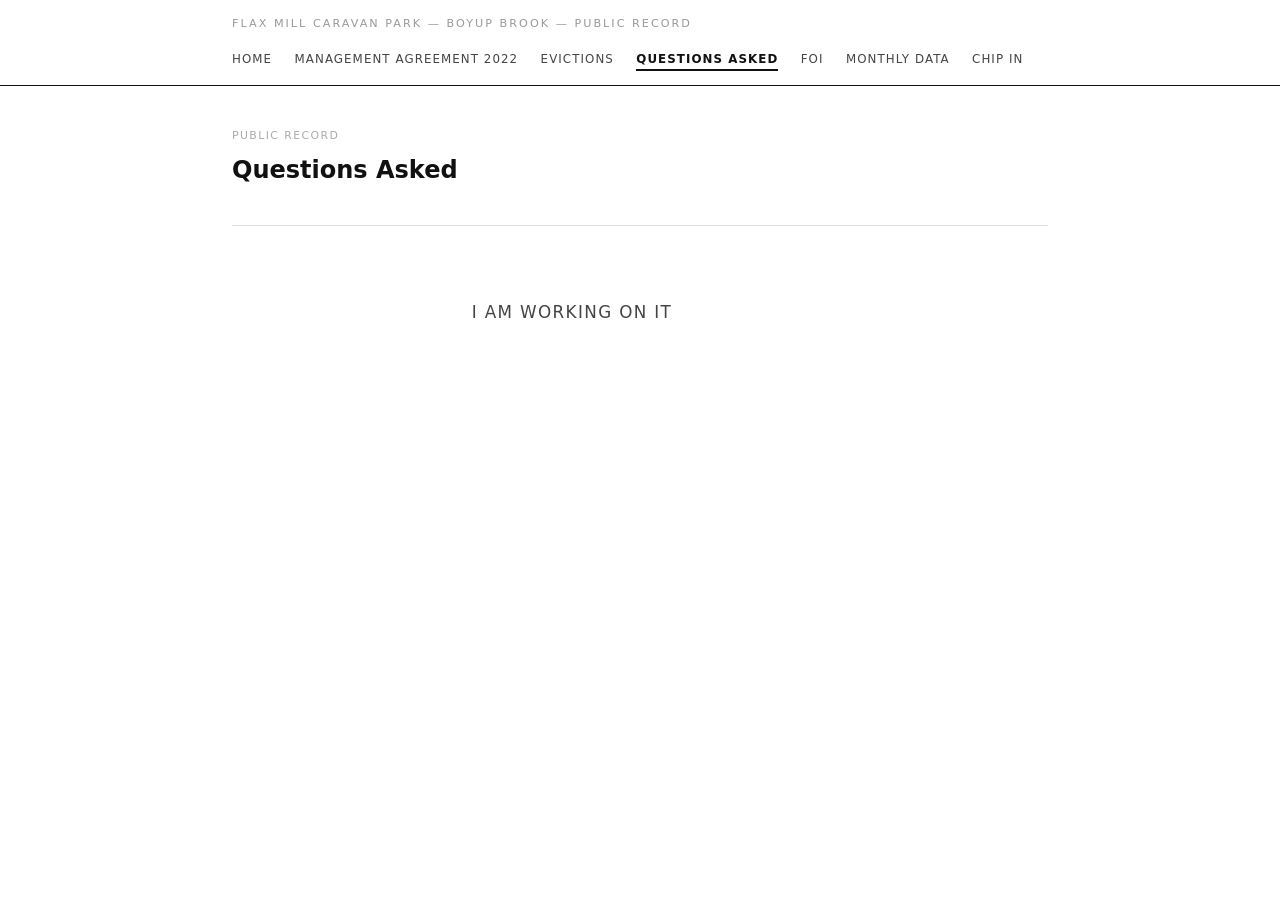
<file: questions.html>
<!DOCTYPE html>
<html lang="en">
<head>
  <meta charset="UTF-8">
  <meta name="viewport" content="width=device-width, initial-scale=1.0">
  <title>Questions Asked — Flax Mill Caravan Park</title>
  <link rel="stylesheet" href="style.css">
</head>
<body>

  <div class="topbar">
    <div class="topbar-inner">
      <div class="site-name">Flax Mill Caravan Park — Boyup Brook — Public Record</div>
      <ul class="menu">
        <li><a href="index.html">Home</a></li>
        <li><a href="agreement.html">Management Agreement 2022</a></li>
        <li><a href="evictions.html">Evictions</a></li>
        <li><a href="questions.html" class="current">Questions Asked</a></li>
        <li><a href="FOI.html">FOI</a></li>
        <li><a href="monthly-data.html">Monthly Data</a></li>
        <li><a href="chip-in.html">Chip In</a></li>
      </ul>
    </div>
  </div>

  <div class="page">
    <header class="page-head">
      <div class="kicker">Public Record</div>
      <h1>Questions Asked</h1>
    </header>
    <main>
      <p style="text-align:center;padding:2.5rem 0;font-size:1.05rem;letter-spacing:0.08em;color:#444;">I AM WORKING ON IT</p>
    </main>
  </div>

  <script data-goatcounter="https://filiataxonomi.goatcounter.com/count"
          async src="//gc.zgo.at/count.js"></script>
</body>
</html>
</file>
<file: style.css>
/* ============================================================
   Flax Mill Caravan Park — public record site
   Shared stylesheet. Black & white, minimal.
   Edit colours / fonts / spacing here and every page updates.
   ============================================================ */

* { box-sizing: border-box; margin: 0; padding: 0; }

body {
  font-family: 'Avenir Next', 'Avenir', system-ui, -apple-system, sans-serif;
  background: #fff;
  color: #111;
  font-size: 17px;
  line-height: 1.7;
}

.page {
  max-width: 880px;
  margin: 0 auto;
  padding: 0 2rem;
}

/* ---------- PERSISTENT TOP MENU ----------
   Stays pinned to the top of every page when you scroll. */
.topbar {
  position: sticky;
  top: 0;
  z-index: 100;
  background: #fff;
  border-bottom: 1px solid #111;
}

.topbar-inner {
  max-width: 880px;
  margin: 0 auto;
  padding: 0 2rem;
}

.site-name {
  font-size: 0.7rem;
  text-transform: uppercase;
  letter-spacing: 0.18em;
  color: #999;
  padding: 0.9rem 0 0.6rem;
}

.menu {
  display: flex;
  flex-wrap: wrap;
  gap: 1.4rem;
  padding-bottom: 0.8rem;
  list-style: none;
}

.menu a {
  font-size: 0.74rem;
  text-transform: uppercase;
  letter-spacing: 0.09em;
  color: #444;
  text-decoration: none;
  padding-bottom: 0.2rem;
  border-bottom: 2px solid transparent;
}

.menu a:hover { color: #111; }

/* the page you are currently on */
.menu a.current {
  color: #111;
  font-weight: 700;
  border-bottom: 2px solid #111;
}

/* ---------- PAGE HEADER ---------- */
header.page-head {
  padding: 2.6rem 0 1.6rem;
  border-bottom: 1px solid #ddd;
}

.kicker {
  font-size: 0.68rem;
  text-transform: uppercase;
  letter-spacing: 0.13em;
  color: #aaa;
  margin-bottom: 0.6rem;
}

header.page-head h1 {
  font-size: 1.5rem;
  font-weight: 800;
  line-height: 1.25;
  margin-bottom: 0.9rem;
}

header.page-head p {
  font-size: 1.05rem;
  color: #444;
  max-width: 680px;
  margin-bottom: 0.5rem;
}

/* ---------- BODY CONTENT ---------- */
main { padding: 2rem 0 3rem; }

main h2 {
  font-size: 1.05rem;
  font-weight: 800;
  margin: 2.2rem 0 0.8rem;
  line-height: 1.3;
}

main h3 {
  font-size: 0.92rem;
  font-weight: 700;
  margin: 1.6rem 0 0.4rem;
}

main p {
  font-size: 1.05rem;
  color: #222;
  margin-bottom: 0.9rem;
  max-width: 680px;
}

main ul, main ol { margin: 0.4rem 0 1.1rem 1.4rem; max-width: 680px; }
main li { margin-bottom: 0.4rem; }

main a { color: #111; }

/* a quote from a Shire document */
blockquote {
  border-left: 3px solid #111;
  margin: 0.9rem 0 1.1rem;
  padding: 0.2rem 0 0.2rem 1.1rem;
  color: #333;
  font-style: italic;
  max-width: 680px;
}

/* ---------- TABLES (monthly data) ---------- */
table {
  border-collapse: collapse;
  width: 100%;
  max-width: 680px;
  margin: 0.6rem 0 1.4rem;
  font-size: 0.86rem;
}

th, td {
  text-align: left;
  padding: 0.4rem 0.7rem;
  border-bottom: 1px solid #e2e2e2;
}

th {
  text-transform: uppercase;
  letter-spacing: 0.05em;
  font-size: 0.7rem;
  color: #888;
  border-bottom: 1px solid #111;
}

tr.total td { font-weight: 700; border-bottom: 1px solid #111; }

/* ---------- A SINGLE MONTH BLOCK ---------- */
.month {
  padding: 1.4rem 0;
  border-bottom: 1px solid #eee;
}

.month .src {
  font-size: 0.72rem;
  color: #999;
  margin-bottom: 0.6rem;
}

.month .src a { color: #666; }

.figures {
  font-size: 0.9rem;
  margin-bottom: 0.7rem;
}

/* ---------- DOWNLOAD / SOURCE BUTTONS ---------- */
.dl-link {
  display: inline-block;
  font-size: 0.75rem;
  color: #111;
  border: 1px solid #111;
  padding: 0.3rem 0.8rem;
  border-radius: 2px;
  text-decoration: none;
  margin: 0.3rem 0.4rem 0.3rem 0;
}

.dl-link:hover { background: #111; color: #fff; }

/* ---------- EMBEDDED SCROLLABLE PDF ---------- */
.docview {
  width: 100%;
  height: 640px;
  border: 1px solid #ddd;
  display: block;
  margin: 0.6rem 0 0.8rem;
}

/* stacked page images — always visible, no tapping */
.doc-pages img {
  display: block;
  width: 100%;
  max-width: 820px;
  height: auto;
  border: 1px solid #ddd;
  margin: 0 0 0.6rem;
}

/* per-question block: a Shire snippet image, then your analysis with inline links */
.qa {
  padding: 1.6rem 0;
  border-bottom: 1px solid #eee;
}

.qa .num {
  font-size: 0.72rem;
  text-transform: uppercase;
  letter-spacing: 0.1em;
  color: #999;
  margin-bottom: 0.5rem;
}

.qa img {
  display: block;
  width: 100%;
  max-width: 820px;
  height: auto;
  border: 1px solid #ddd;
  margin: 0 0 0.9rem;
}

/* a question whose clean image is not ready yet */
.qa .pending {
  font-size: 0.9rem;
  color: #777;
  background: #f6f6f6;
  border: 1px dashed #bbb;
  padding: 0.7rem 0.9rem;
  margin: 0 0 0.9rem;
  max-width: 820px;
}

/* ---------- DOCUMENT / SOURCE CARDS ---------- */
.doc-card {
  padding: 1rem 0;
  border-bottom: 1px solid #eee;
}

.doc-card .date {
  font-size: 0.68rem;
  text-transform: uppercase;
  letter-spacing: 0.08em;
  color: #bbb;
  margin-bottom: 0.2rem;
}

.doc-card strong {
  display: block;
  font-size: 0.95rem;
  margin-bottom: 0.25rem;
}

.doc-card p { font-size: 0.85rem; color: #555; margin-bottom: 0.4rem; }

/* ---------- NOTICE IMAGE (front page) ---------- */
.notice {
  margin: 1.6rem 0 2rem;
}

.notice img {
  display: block;
  width: 100%;
  max-width: 520px;
  height: auto;
  border: 1px solid #e6e6e6;
}

.notice figcaption {
  font-size: 0.78rem;
  color: #777;
  margin-top: 0.6rem;
  max-width: 520px;
}

.notice figcaption a { color: #555; }

/* ---------- HOME MENU CARDS ---------- */
.cards {
  display: grid;
  grid-template-columns: 1fr 1fr;
  gap: 1px;
  background: #ddd;
  border: 1px solid #ddd;
  margin: 1.6rem 0;
}

.cards a {
  background: #fff;
  padding: 1.2rem 1.3rem;
  text-decoration: none;
  color: #111;
}

.cards a:hover { background: #fafafa; }

.cards .num {
  font-size: 0.7rem;
  letter-spacing: 0.1em;
  color: #bbb;
}

.cards strong { display: block; font-size: 1rem; margin: 0.2rem 0 0.3rem; }
.cards span { font-size: 0.82rem; color: #666; }

/* ---------- FOOTER ---------- */
footer {
  border-top: 1px solid #111;
  padding: 1.4rem 0 2.4rem;
  font-size: 0.74rem;
  color: #999;
}

footer a { color: #666; }
.updated { margin-top: 0.4rem; }

/* ---------- SMALL SCREENS ---------- */
@media (max-width: 640px) {
  .cards { grid-template-columns: 1fr; }
  header.page-head h1 { font-size: 1.3rem; }
  .menu { gap: 1rem; }
}
</file>
